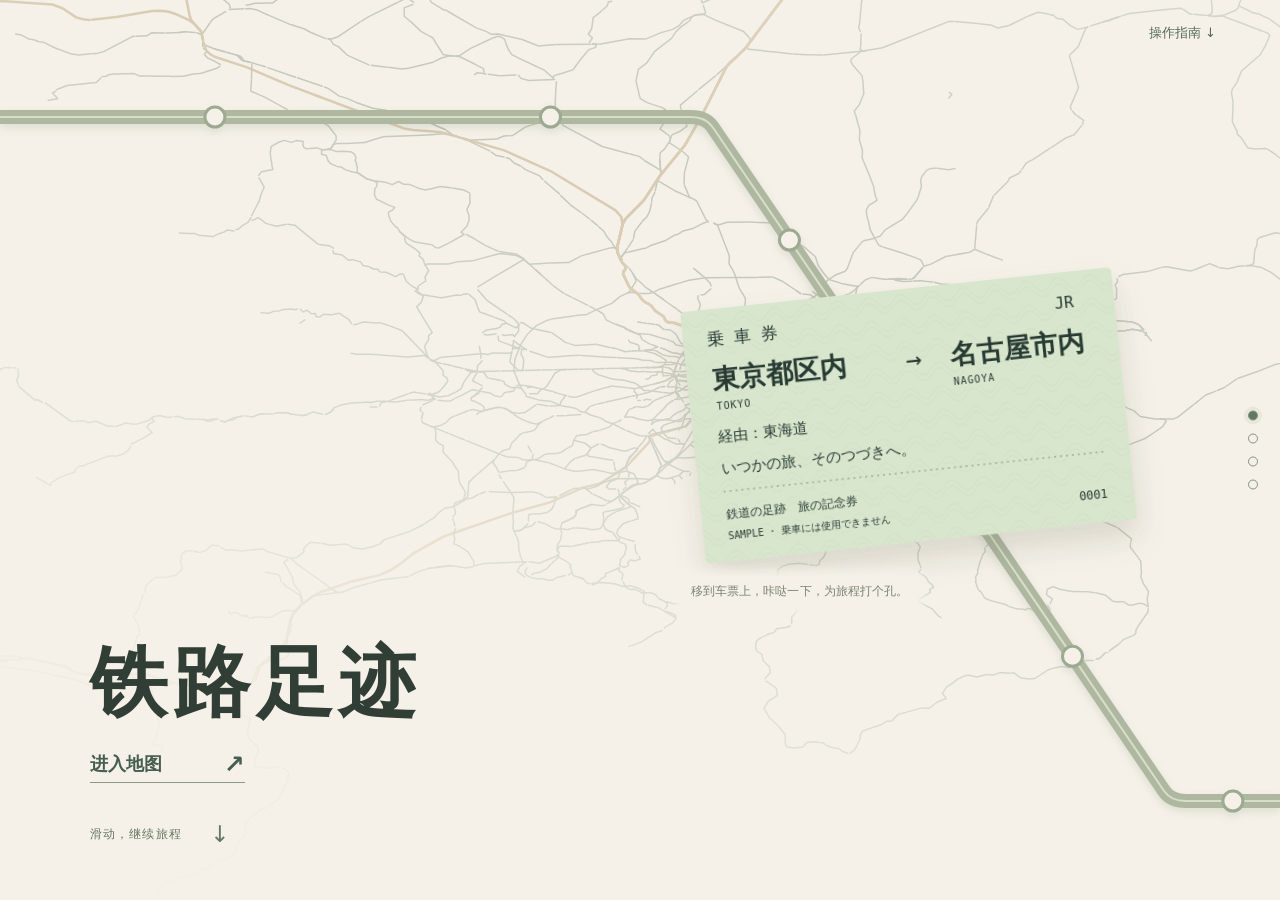
<file: index.html>
<!doctype html><html lang="zh-CN"><head><meta http-equiv="Content-Security-Policy" content="default-src 'self'; script-src 'self'; style-src 'self' 'unsafe-inline'; img-src 'self' data: blob:; connect-src 'self'; object-src 'none'; base-uri 'self'; form-action 'none'"><meta name="referrer" content="strict-origin-when-cross-origin"><meta charset="utf-8"><meta name="viewport" content="width=device-width,initial-scale=1"><meta name="description" content="点亮日本铁路旅程，收藏自己的铁路足迹与旅行荣誉。"><title>铁路足迹 · 留下你的日本铁路旅程</title><link rel="stylesheet" href="style.css"><link rel="stylesheet" href="honors.css"><link rel="stylesheet" href="guide.css"><link rel="stylesheet" href="polish.css"><link rel="stylesheet" href="cover.css?v=ee7c379cad2f"><link rel="stylesheet" href="pages.css?v=39eb17828d75"></head><body class="cover-page">
<a class="skip-cover" href="#instructions">跳至操作指南</a>
<header class="cover-nav"><a href="#instructions">操作指南 ↓</a></header>
<main><section class="cover page-panel" id="cover" aria-labelledby="cover-title">
<img class="regional-network" alt="" aria-hidden="true"><div class="cover-shade" aria-hidden="true"></div><svg class="plan-b-path" viewBox="0 0 1440 900" preserveAspectRatio="none" aria-hidden="true"><path class="ribbon" d="M-25 115H770Q800 115 815 143L1240 775Q1255 800 1290 800H1465"/><path class="shine" d="M-25 112H770Q800 112 815 140L1240 772Q1255 797 1290 797H1465"/><g class="plan-b-stations"><circle cx="200" cy="115" r="10"/><circle cx="490" cy="115" r="10"/><circle cx="875" cy="232" r="10"/><circle cx="1190" cy="701" r="10"/><circle cx="1380" cy="800" r="10"/></g></svg><div class="cover-copy"><h1 id="cover-title">铁路足迹</h1><a class="enter-map" href="map.html">进入地图 <span>↗</span></a></div>
<div class="ticket-scene">
<button class="souvenir-ticket" id="punch-ticket" aria-label="给纪念车票打孔" aria-describedby="ticket-hint">
<svg viewBox="0 0 440 258" role="img" aria-label="JR 纸质乘车券风格纪念票，东京至名古屋">
<defs><pattern id="ticket-pattern" width="32" height="24" patternUnits="userSpaceOnUse"><path d="M-8 12Q0 0 8 12T24 12T40 12M-8 18Q0 6 8 18T24 18T40 18" fill="none" stroke="#739c8620" stroke-width=".8"/></pattern><mask id="ticket-cut"><rect width="440" height="258" fill="white"/><g id="ticket-holes"></g></mask></defs>
<g mask="url(#ticket-cut)"><rect x="1" y="1" width="438" height="256" rx="5" fill="#d9e6ce"/><rect x="1" y="1" width="438" height="256" rx="5" fill="url(#ticket-pattern)"/>
<g fill="#283b33" font-family="'MS Gothic','Yu Gothic',monospace"><text x="25" y="37" font-size="17">乗 車 券</text><text x="398" y="37" font-size="16" text-anchor="end">JR</text><text x="26" y="82" font-size="27" font-weight="700" id="ticket-from">東京都区内</text><text x="223" y="82" font-size="27">→</text><text x="268" y="82" font-size="27" font-weight="700" id="ticket-to">名古屋市内</text><text x="28" y="103" font-size="10" letter-spacing="1" id="ticket-from-en">TOKYO</text><text x="269" y="103" font-size="10" letter-spacing="1" id="ticket-to-en">NAGOYA</text><text x="26" y="136" font-size="15" id="ticket-via">経由：東海道</text><text x="26" y="168" font-size="15">いつかの旅、そのつづきへ。</text><path d="M26 186H414" stroke="#7c9278" stroke-dasharray="2 4"/><text x="26" y="213" font-size="12">鉄道の足跡　旅の記念券</text><text x="26" y="235" font-size="10">SAMPLE · 乗車には使用できません</text><text x="412" y="233" text-anchor="end" font-size="12">0001</text></g></g><g id="punch-rims" fill="none" stroke="#53604b" stroke-width="2.5"></g></svg></button>
<p id="ticket-hint">移到车票上，咔哒一下，为旅程打个孔。</p><span id="punch-status" class="sr-only" role="status" aria-live="polite"></span><button id="reset-ticket" class="reset-ticket" hidden>换一张车票 ↺</button></div>
<a class="scroll-guide" href="#instructions"><span>滑动，继续旅程</span><b>↓</b></a>
</section><section class="page-panel" id="instructions" aria-label="操作指南"><div class="page-content"><section class="intro"><span class="eyebrow">A LITTLE GUIDE TO YOUR NEXT JOURNEY</span><h2>把风景留在心里，<br>把旅程留在地图上。</h2><p>从第一次出发，到再一次重逢。<br>点亮走过的铁道，收藏属于你的旅行成绩单。</p></section><section class="steps-section" aria-labelledby="steps-title"><div class="section-heading"><span>01 / START YOUR JOURNEY</span><h2 id="steps-title">三步，留下一段足迹</h2></div><div class="steps">
<article><div class="diagram"><svg viewBox="0 0 320 165" role="img" aria-label="点击地图上的线路示意"><path d="M15 135L85 103 136 114 213 53 304 29M15 34L100 65 146 31 244 99 305 91" fill="none" stroke="#d4d1c4" stroke-width="3"/><path d="M24 155L103 101 155 97 203 63 276 13" fill="none" stroke="#55766b" stroke-width="6"/><g fill="#fffdf8" stroke="#55766b" stroke-width="2"><circle cx="103" cy="101" r="6"/><circle cx="203" cy="63" r="6"/></g><circle cx="155" cy="97" r="20" fill="#c5a05a20" stroke="#b79755" stroke-dasharray="3 4"/><path d="M157 95l5 25 6-9 11-3z" fill="#3d5146" stroke="#fffdf8" stroke-width="2"/></svg></div><span class="step-number">01</span><h3>找到那条线</h3><p>点击地图上的线路。线路挤在一起？从弹出的列表里选它。想换一条，也可以在卡片里查找。</p></article>
<article><div class="diagram station-demo"><span>上车站</span><div>東京 <b>⌕</b></div><span>下车站</span><div>名古屋 <b>⌕</b></div></div><span class="step-number">02</span><h3>选好起点和终点</h3><p>在小卡片里输入站名，选上车站和下车站。地图上的橙色线段，就是这次准备添加的旅程。</p></article>
<article><div class="diagram"><svg viewBox="0 0 320 165" role="img" aria-label="多个不连续区间可以分别点亮"><path d="M35 83H285" stroke="#d4d1c4" stroke-width="4"/><path d="M35 83H135M235 83H285" stroke="#bd9551" stroke-width="6"/><g fill="#fffdf8" stroke="#bd9551" stroke-width="2"><circle cx="35" cy="83" r="6"/><circle cx="85" cy="83" r="6"/><circle cx="135" cy="83" r="6"/><circle cx="235" cy="83" r="6"/><circle cx="285" cy="83" r="6"/></g><circle cx="185" cy="83" r="5" fill="#fffdf8" stroke="#b9b8ae" stroke-width="2"/><g fill="#7d806f" font-size="13" text-anchor="middle"><text x="35" y="115">A</text><text x="85" y="115">B</text><text x="135" y="115">C</text><text x="185" y="115">D</text><text x="235" y="115">E</text><text x="285" y="115">F</text></g><text x="160" y="43" text-anchor="middle" fill="#8f7746" font-size="13">A—C ＋ E—F</text></svg></div><span class="step-number">03</span><h3>点亮，再加下一段</h3><p>点击“添加这段”，已乘线路变成金色。同一条线坐过好几段？分别添加就好，重叠区间不会重复累计。</p></article>
</div></section>
</div></section><section class="page-panel" id="memories" aria-label="收藏旅程"><div class="page-content"><div class="page-heading"><span>02 / MEMORIES</span><h2>把旅程，留在身边。</h2></div><section class="tips"><article><div class="story-visual score-visual" role="img" aria-label="示例旅行成绩单：全国覆盖率18.6%，列岛探索者徽章，金色已乘线路"><div class="score-heading">MY RAILWAY MEMORIES <span>示例</span></div><div class="score-layout"><div><small>全国覆盖率</small><strong>18.60<span>%</span></strong><div class="score-honor"><span id="sample-medal" class="rank-medal" aria-hidden="true"></span><b>列岛探索者</b></div></div><svg viewBox="0 0 160 150" aria-hidden="true"><path d="M143 12l-20 19 5 15-22 9-6 26-25 8-13 22-21-1-18 21-16 4M106 55l18 10M75 89l8 18M41 110l-6-19" fill="none" stroke="#c9cbbc" stroke-width="5"/><path d="M100 81L75 89 62 111 41 110 23 131" fill="none" stroke="#b79553" stroke-width="6"/><g fill="#fbf8f0" stroke="#b79553" stroke-width="2"><circle cx="100" cy="81" r="4"/><circle cx="62" cy="111" r="4"/><circle cx="23" cy="131" r="4"/></g></svg></div><div class="score-footer">把这一程，分享给下一位同行的人。 ↗</div></div><h3>你的旅行成绩单</h3><p>打开“我的足迹”，查看全国覆盖率、六区进度与荣誉。再用“导出截图”选择全图、当前视野或自由框选，带上徽章，把旅程晒出来。</p></article>
<article><div class="story-visual backup-visual" role="img" aria-label="导出截图窗口示意：足迹备份位于生成预览下方，包含下载足迹文件和上传足迹文件两个按钮"><div class="mini-dialog"><div class="mini-kicker">A JOURNEY TO KEEP <span>×</span></div><strong>把旅程收藏成一张图</strong><div class="mini-range">截图范围 <div>日本全图 <span>⌄</span></div></div><div class="mini-check">☑ 显示覆盖率与荣誉称号</div><div class="mini-actions"><span>生成预览</span><span>下载 PNG</span></div><div class="mini-backup"><b>足迹备份</b><small>保存已乘线路与区间，换个设备也能续写旅程。</small><div><span>↓ 下载足迹文件</span><span>↑ 上传足迹文件</span></div></div></div></div><h3>记录，记得带走</h3><p>足迹保存在当前浏览器。打开“导出截图”，在“足迹备份”中下载足迹文件；换设备后上传文件，确认合并，就能接着记录。截图用来分享，足迹文件用来恢复。</p></article></section></div></section><section class="page-panel" id="honors" aria-label="荣誉与资料"><div class="page-content"><section class="honors-section"><div class="section-heading"><span>02 / COLLECT YOUR HONORS</span><h2>旅程越多，徽章越闪</h2><p>从第一段旅程，到全线踏破。综合称号随全国覆盖率升级，每一级都有自己的金属徽章。</p></div><div id="honor-grid"></div><div class="extra-rules"><article><span class="small-label">REGIONAL HONORS</span><h3>六区踏破，逐个收藏</h3><p>北海道、东日本、东海、西日本、四国、九州。任一区域的 JR 铁路踏破率<strong>超过85%</strong>，即可获得“XX踏破”。</p><div class="example-badges"><span>北海道踏破</span><span>四国踏破</span></div></article><article><span class="small-label">OFF THE BEATEN TRACK</span><h3>去人少的地方，听铁轨的声音</h3><p>在<strong>至少3条</strong>秘境线路的指定区间留下乘车记录，获得“秘境铁路探险家”。同一线路只计一次。</p><div class="example-badges"><span>秘境铁路探险家</span></div></article></div><p class="honor-note">综合称号、区域踏破与秘境荣誉可以同时拥有。增删足迹后，进度和荣誉会同步更新。</p><details class="secret-guide"><summary>哪些区间可以解锁秘境荣誉？</summary><ul id="guide-secret-lines"></ul></details></section>
<details class="credits"><summary>数据来源</summary><footer><div class="section-heading"><span>03 / CREDITS</span><h2>数据来源</h2></div><p>铁路与车站：<a href="https://nlftp.mlit.go.jp/ksj/gml/datalist/KsjTmplt-N02-2025.html">日本国土交通省 · 国土数值信息 N02-25</a>，CC BY 4.0，已加工。陆地轮廓：<a href="https://www.naturalearthdata.com/">Natural Earth</a>，Public Domain。</p><p>秘境线路参考：<a href="https://www.jrhokkaido.co.jp/corporate/region/pdf/jyoukyou/transition.pdf">JR北海道</a>、<a href="https://www.jreast.co.jp/press/2025/20251027_ho01.pdf">JR东日本</a>、<a href="https://www.jr-shikoku.co.jp/04_company/disclose/pdf/average/2024.pdf">JR四国</a>公布的利用情况资料。</p><a class="back-map" href="map.html">继续我的旅程 ↗</a></footer></details></div></section></main><script src="secret-lines.js"></script><script src="honors.js"></script><script src="guide.js"></script><script src="cover.js?v=6e93a46912f5"></script><nav class="page-dots" aria-label="封面分页"><button aria-label="第1页：封面" aria-current="page"></button><button aria-label="第2页：操作指南"></button><button aria-label="第3页：收藏旅程"></button><button aria-label="第4页：荣誉与资料"></button></nav><script src="pages.js?v=1811332eee96"></script></body></html>
</file>
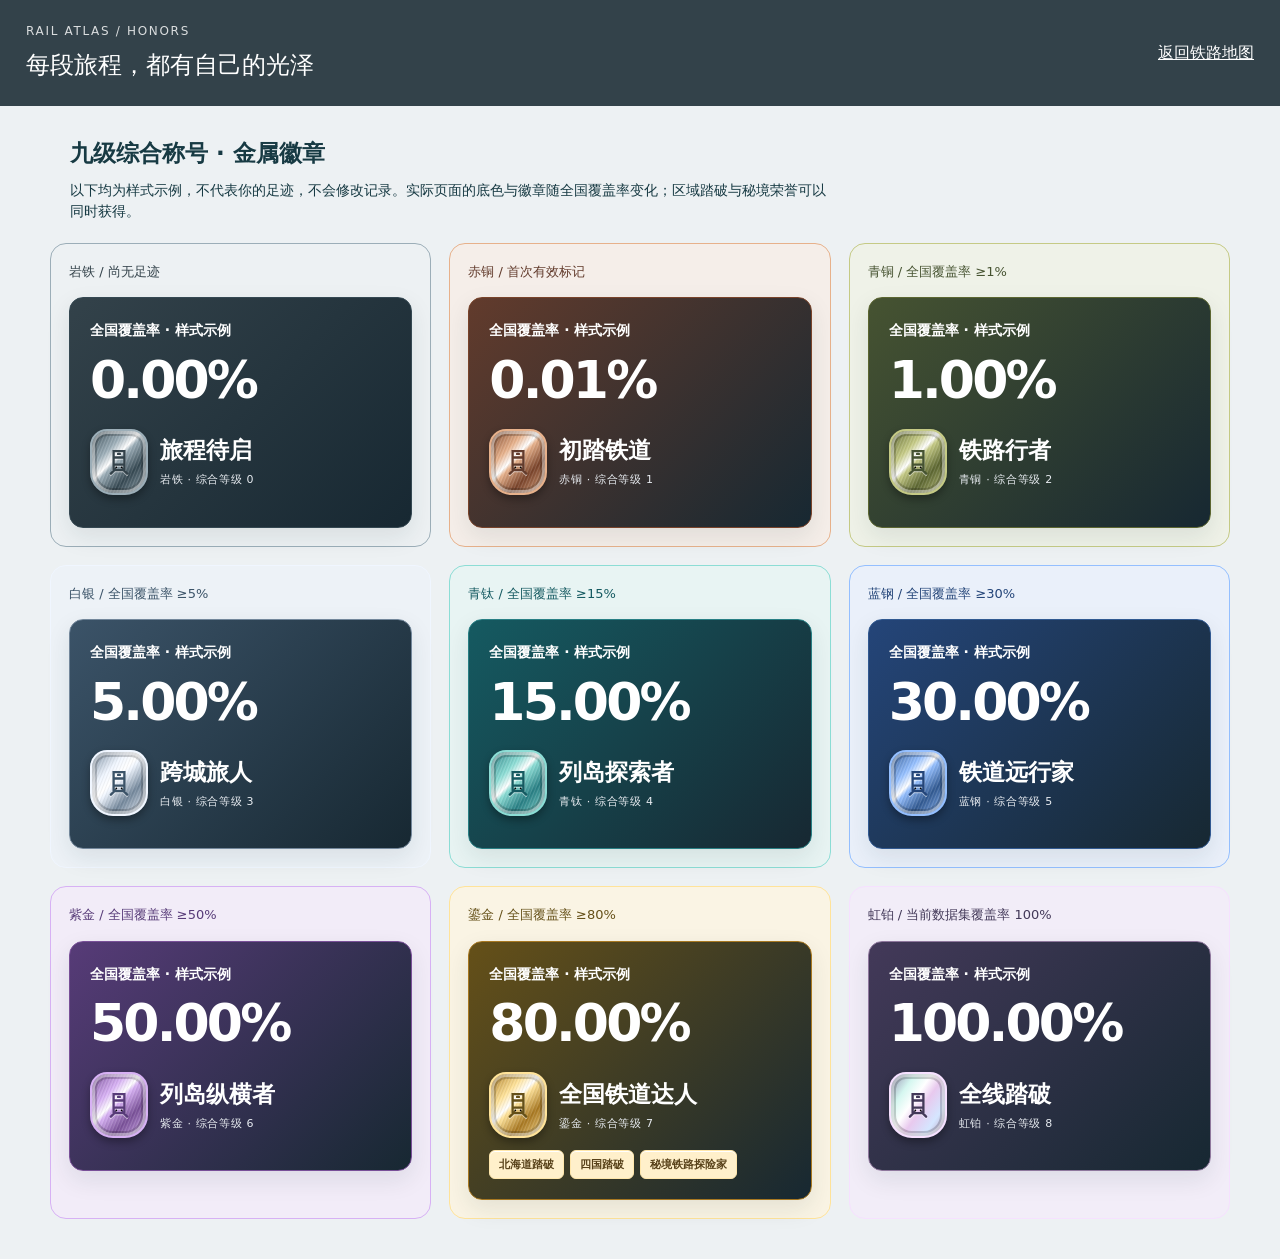
<file: honors-preview.html>
<!doctype html><html lang="zh-CN"><head><meta http-equiv="Content-Security-Policy" content="default-src 'self'; script-src 'self'; style-src 'self' 'unsafe-inline'; img-src 'self' data: blob:; connect-src 'self'; object-src 'none'; base-uri 'self'; form-action 'none'"><meta name="referrer" content="strict-origin-when-cross-origin"><meta charset="utf-8"><meta name="viewport" content="width=device-width,initial-scale=1"><title>铁路荣誉 · 配色与徽章审核</title><link rel="stylesheet" href="style.css"><link rel="stylesheet" href="honors.css"><link rel="stylesheet" href="honors-preview.css"></head><body><header><div><span class="brand">RAIL ATLAS / HONORS</span><h1>每段旅程，都有自己的光泽</h1></div><a href="index.html">返回铁路地图</a></header><div class="gallery-intro"><h2>九级综合称号 · 金属徽章</h2><p>以下均为样式示例，不代表你的足迹，不会修改记录。实际页面的底色与徽章随全国覆盖率变化；区域踏破与秘境荣誉可以同时获得。</p></div><div id="gallery"></div><script src="honors.js"></script><script src="honors-preview.js"></script></body></html>
</file>
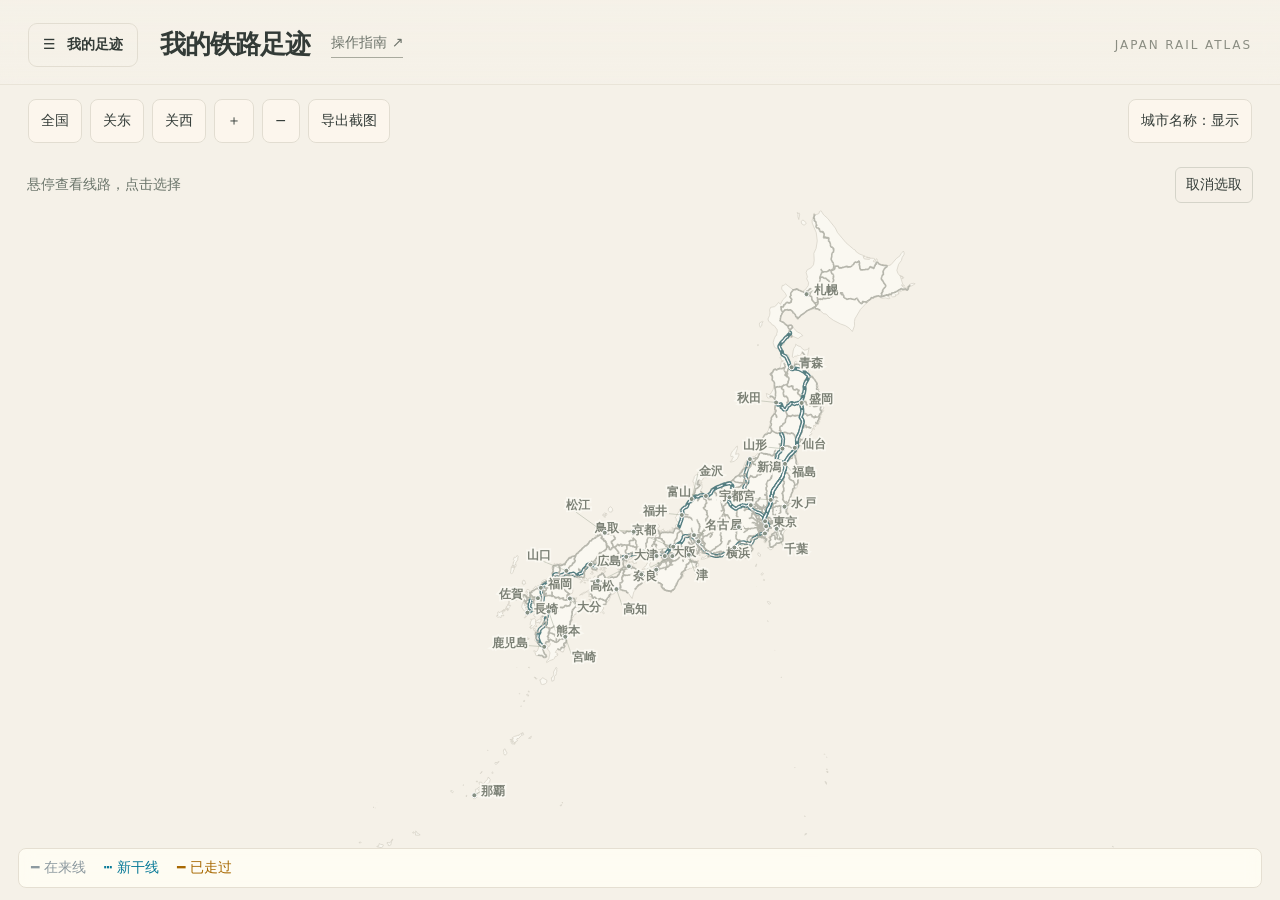
<file: map.html>
<!doctype html><html lang="zh-CN"><head><meta http-equiv="Content-Security-Policy" content="default-src 'self'; script-src 'self'; style-src 'self' 'unsafe-inline'; img-src 'self' data: blob:; connect-src 'self'; object-src 'none'; base-uri 'self'; form-action 'none'"><meta name="referrer" content="strict-origin-when-cross-origin"><meta charset="utf-8"><meta name="viewport" content="width=device-width,initial-scale=1"><meta name="description" content="探索日本全国铁路，记录走过的线路与区间，查看覆盖率和旅行称号。"><title>日本铁路足迹 · Rail Atlas</title><link rel="icon" type="image/svg+xml" href="data:image/svg+xml,%3Csvg xmlns='http://www.w3.org/2000/svg' viewBox='0 0 32 32'%3E%3Crect width='32' height='32' rx='6' fill='%23113f49'/%3E%3Cpath d='M10 4v24M22 4v24M10 10h12M10 18h12M10 26h12' stroke='%23f6b84a' stroke-width='3'/%3E%3C/svg%3E"><link rel="stylesheet" href="style.css"><link rel="stylesheet" href="honors.css"><link rel="stylesheet" href="drawer.css"><link rel="stylesheet" href="atelier.css"><link rel="stylesheet" href="export.css"><link rel="stylesheet" href="polish.css"><link rel="stylesheet" href="data-loader.css?v=8c840550cd5f"></head><body><section id="data-loading" role="status" aria-live="polite"><p id="data-load-message">正在展开全国铁路…</p><button id="data-load-retry" hidden>重新加载</button></section>
<header class="atlas-header"><button id="toggle-sidebar" class="drawer-toggle" aria-controls="sidebar" aria-expanded="false"><span aria-hidden="true">☰</span> 我的足迹</button><h1>我的铁路足迹</h1><a class="guide-link" href="guide.html">操作指南 <span aria-hidden="true">↗</span></a><span class="header-signature">JAPAN RAIL ATLAS</span></header>
<main><aside id="sidebar" aria-label="我的足迹" hidden><div class="drawer-heading"><h2>我的足迹</h2><button id="close-sidebar" aria-label="收起侧边栏">×</button></div><section class="stats"><span>全国覆盖率</span><strong id="ratio">0.00%</strong><progress id="progress" max="100" value="0"></progress><p id="distance">正在载入铁路数据…</p><div class="rank-heading"><span id="rank-medal" class="rank-medal" aria-hidden="true"></span><div><div class="award" id="title">旅程待启</div><small id="rank-metal"></small></div></div><div id="extra-honors" aria-live="polite"></div><p id="next-title"></p></section>
<section class="regional"><h3>JR 六区踏破</h3><div id="region-progress"></div><p id="secret-progress"></p></section></aside>
<section class="map-area"><nav aria-label="地图控制"><button data-view="all">全国</button><button data-view="tokyo">关东</button><button data-view="kansai">关西</button><button id="plus" aria-label="放大">＋</button><button id="minus" aria-label="缩小">−</button><button id="open-export">导出截图</button><button id="toggle-cities" aria-pressed="true">城市名称：显示</button></nav><div id="mapwrap"><div id="asset-status" role="status" aria-live="polite" hidden><span></span><button id="retry-assets" hidden>重试</button></div><svg id="map" role="img" aria-label="日本铁路地图，可拖动缩放、点击线路"></svg><div id="nearby" hidden></div><section id="line-card" class="line-card" role="dialog" aria-modal="false" aria-labelledby="line-name" hidden><div class="card-heading"><div><span class="eyebrow">YOUR NEXT MEMORY</span><h2 id="line-name"></h2><p id="line-info"></p></div><button id="close-card" aria-label="关闭线路卡片">×</button></div><div class="card-body"><p id="notice" role="status" aria-live="polite"></p><section class="journey"><h3>添加已乘区间</h3><label for="board">上车站</label><input id="board" type="search" list="board-stations" placeholder="输入站名查找或选择" autocomplete="off"><datalist id="board-stations"></datalist><label for="alight">下车站</label><input id="alight" type="search" list="alight-stations" placeholder="输入站名查找或选择" autocomplete="off"><datalist id="alight-stations"></datalist><p id="journey-info" role="status"></p><div class="actions"><button id="mark-journey" class="primary" disabled>＋ 添加这段</button><button id="remove-journey">清空选择</button></div><div class="actions whole-line-actions"><button id="fit">定位这条线</button><button class="primary" id="mark-line">标记整线</button><button id="unmark-line">取消标记整线</button></div><div id="journey-list" aria-live="polite"></div></section><details class="switch-line"><summary>查找其他线路</summary><label for="search">查找线路或运营商</label><input id="search" type="search" placeholder="例如 山手、近畿、東海道"><label for="choice">线路</label><select id="choice"></select><p id="search-count" class="muted"></p></details><details class="more-actions"><summary>更多操作</summary><p id="line-progress"></p><label class="check"><input type="checkbox" id="section-mode">在地图上选择区间</label><label for="section-choice">选择区间</label><select id="section-choice"><option value="">请选择区间</option></select><section id="section-panel" hidden><h3 id="section-name"></h3><p id="section-info"></p><button id="mark-section">标记这个区间</button></section><details><summary>沿线车站</summary><p id="stations"></p></details>
</details></div></section><div class="hoverbar"><span id="hover" role="status">悬停查看线路，点击选择</span><button id="clear-selection">取消选取</button></div><div class="legend"><span>━ 在来线</span><span>┅ 新干线</span><span class="gold">━ 已走过</span></div></div></section></main>
<dialog id="export-dialog" aria-labelledby="export-heading"><div class="export-heading"><div><span class="eyebrow">A JOURNEY TO KEEP</span><h2 id="export-heading">把旅程收藏成一张图</h2></div><button id="close-export" aria-label="关闭截图导出">×</button></div><label for="export-range">截图范围</label><select id="export-range"><option value="national">日本全图</option><option value="current">当前地图范围</option><option value="custom">自定义框选</option></select><button id="choose-crop" hidden>在地图上框选</button><p id="crop-summary"></p><label class="check"><input type="checkbox" id="include-honors" checked>显示覆盖率与荣誉称号</label><div class="actions"><button id="render-export" class="primary">生成预览</button><button id="download-export" disabled>下载 PNG</button></div><p id="export-status" role="status" aria-live="polite"></p><img id="export-preview" alt="铁路足迹截图预览" hidden><section class="backup"><h3>足迹备份</h3><p class="backup-help">保存已乘线路与区间，换个设备也能续写旅程。</p><div class="actions"><button id="export">下载足迹文件</button><button id="import">上传足迹文件</button></div><input id="file" type="file" accept=".json,application/json" hidden><div id="import-preview" hidden><p id="import-info"></p><button id="apply-import" class="primary">合并导入</button><button id="cancel-import">取消</button></div><p id="backup-status" role="status" aria-live="polite"></p></section></dialog><noscript>请启用JavaScript以使用地图与足迹功能。</noscript><script src="d3.min.js"></script><script src="journey.js"></script><script src="cities.js"></script><script src="secret-lines.js"></script><script src="honors.js"></script><script src="picking.js"></script><script src="data-loader.js?v=d3875a688d67"></script></body></html>
</file>
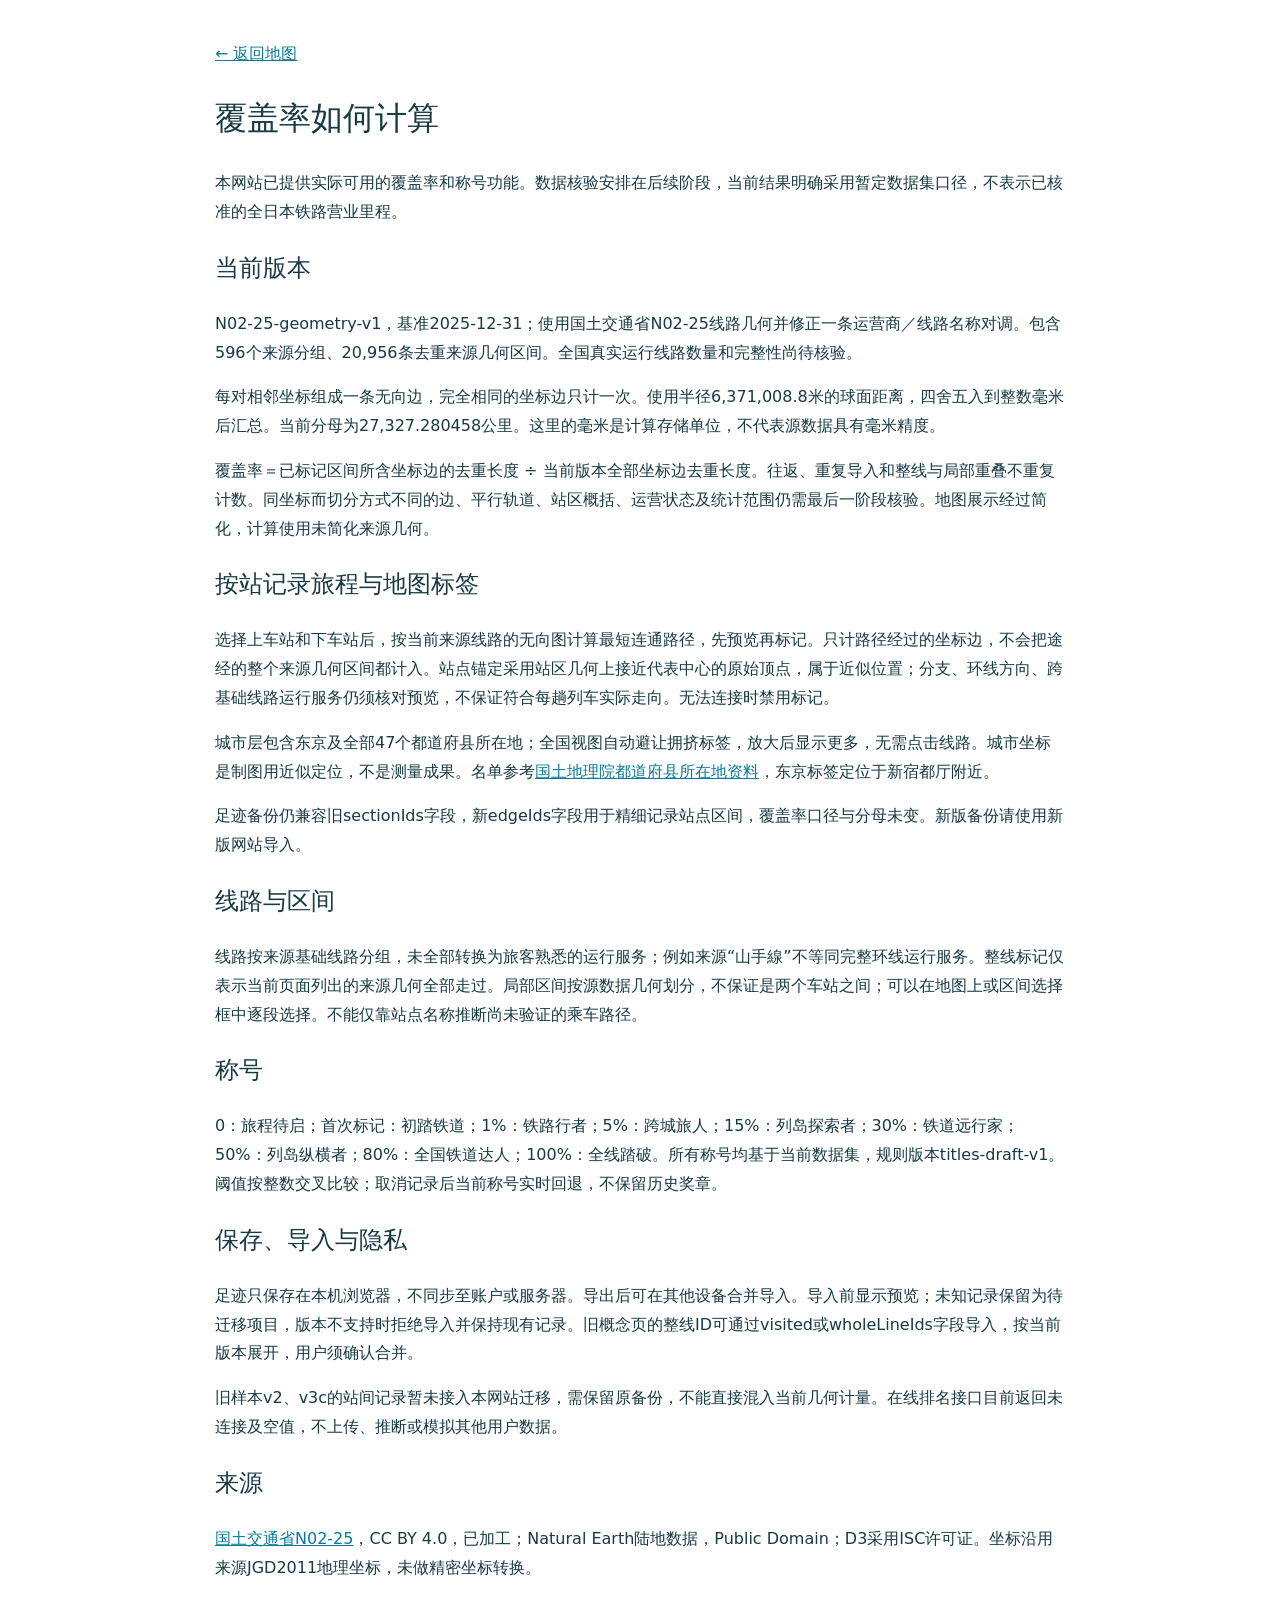
<file: methodology.html>
<!doctype html><html lang="zh-CN"><meta charset="utf-8"><meta name="viewport" content="width=device-width,initial-scale=1"><title>铁路足迹统计说明</title><style>body{max-width:850px;margin:40px auto;padding:0 20px;color:#173a43;font:16px/1.8 system-ui}a{color:#087a98}h1,h2{font-weight:500}</style><a href="/">← 返回地图</a><h1>覆盖率如何计算</h1><p>本网站已提供实际可用的覆盖率和称号功能。数据核验安排在后续阶段，当前结果明确采用暂定数据集口径，不表示已核准的全日本铁路营业里程。</p><h2>当前版本</h2><p>N02-25-geometry-v1，基准2025-12-31；使用国土交通省N02-25线路几何并修正一条运营商／线路名称对调。包含596个来源分组、20,956条去重来源几何区间。全国真实运行线路数量和完整性尚待核验。</p><p>每对相邻坐标组成一条无向边，完全相同的坐标边只计一次。使用半径6,371,008.8米的球面距离，四舍五入到整数毫米后汇总。当前分母为27,327.280458公里。这里的毫米是计算存储单位，不代表源数据具有毫米精度。</p><p>覆盖率＝已标记区间所含坐标边的去重长度 ÷ 当前版本全部坐标边去重长度。往返、重复导入和整线与局部重叠不重复计数。同坐标而切分方式不同的边、平行轨道、站区概括、运营状态及统计范围仍需最后一阶段核验。地图展示经过简化，计算使用未简化来源几何。</p><h2>按站记录旅程与地图标签</h2><p>选择上车站和下车站后，按当前来源线路的无向图计算最短连通路径，先预览再标记。只计路径经过的坐标边，不会把途经的整个来源几何区间都计入。站点锚定采用站区几何上接近代表中心的原始顶点，属于近似位置；分支、环线方向、跨基础线路运行服务仍须核对预览，不保证符合每趟列车实际走向。无法连接时禁用标记。</p><p>城市层包含东京及全部47个都道府县所在地；全国视图自动避让拥挤标签，放大后显示更多，无需点击线路。城市坐标是制图用近似定位，不是测量成果。名单参考<a href="https://web1.gsi.go.jp/CHIRIKYOUIKU/todofuken.html">国土地理院都道府县所在地资料</a>，东京标签定位于新宿都厅附近。</p><p>足迹备份仍兼容旧sectionIds字段，新edgeIds字段用于精细记录站点区间，覆盖率口径与分母未变。新版备份请使用新版网站导入。</p><h2>线路与区间</h2><p>线路按来源基础线路分组，未全部转换为旅客熟悉的运行服务；例如来源“山手線”不等同完整环线运行服务。整线标记仅表示当前页面列出的来源几何全部走过。局部区间按源数据几何划分，不保证是两个车站之间；可以在地图上或区间选择框中逐段选择。不能仅靠站点名称推断尚未验证的乘车路径。</p><h2>称号</h2><p>0：旅程待启；首次标记：初踏铁道；1%：铁路行者；5%：跨城旅人；15%：列岛探索者；30%：铁道远行家；50%：列岛纵横者；80%：全国铁道达人；100%：全线踏破。所有称号均基于当前数据集，规则版本titles-draft-v1。阈值按整数交叉比较；取消记录后当前称号实时回退，不保留历史奖章。</p><h2>保存、导入与隐私</h2><p>足迹只保存在本机浏览器，不同步至账户或服务器。导出后可在其他设备合并导入。导入前显示预览；未知记录保留为待迁移项目，版本不支持时拒绝导入并保持现有记录。旧概念页的整线ID可通过visited或wholeLineIds字段导入，按当前版本展开，用户须确认合并。</p><p>旧样本v2、v3c的站间记录暂未接入本网站迁移，需保留原备份，不能直接混入当前几何计量。在线排名接口目前返回未连接及空值，不上传、推断或模拟其他用户数据。</p><h2>来源</h2><p><a href="https://nlftp.mlit.go.jp/ksj/gml/datalist/KsjTmplt-N02-2025.html">国土交通省N02-25</a>，CC BY 4.0，已加工；Natural Earth陆地数据，Public Domain；D3采用ISC许可证。坐标沿用来源JGD2011地理坐标，未做精密坐标转换。</p></html>
</file>
<file: style.css>
[hidden]{display:none!important}*{box-sizing:border-box}body{margin:0;color:#173a43;background:#edf3f4;font:16px/1.55 system-ui,"Microsoft YaHei",sans-serif}header{padding:18px 26px;background:#103d49;color:white;display:flex;align-items:center;justify-content:space-between;gap:16px}h1{font-size:24px;font-weight:500;margin:4px 0}.brand{font-size:12px;letter-spacing:.14em;color:#c5dbde}.edition{font-size:14px;color:#c5dbde}main{display:grid;grid-template-columns:340px minmax(0,1fr)}aside{background:white;padding:22px;max-height:calc(100dvh - 145px);overflow:auto}h2{font-size:23px;margin:14px 0 4px}h3{font-size:17px}p{margin:8px 0;font-size:14px}label{display:block;font-size:14px;margin:14px 0 5px}select,input[type=search]{width:100%;font:inherit;padding:10px;border:1px solid #b8cbd0;border-radius:6px;background:white;color:inherit}button{font:inherit;font-size:14px;padding:10px 12px;cursor:pointer;border:1px solid #b8cbd0;border-radius:6px;background:white;color:#173a43}button:hover{background:#edf6f7}button:focus-visible,input:focus-visible,select:focus-visible{outline:3px solid #dd9c2e;outline-offset:2px}button:disabled{opacity:.45;cursor:default}.primary{background:#126a7b;color:white}.primary:hover{background:#0e5260}.actions{display:flex;flex-wrap:wrap;gap:7px}.stats{padding-bottom:20px;border-bottom:1px solid #d4e0e3;margin-bottom:20px}.stats>span{font-size:14px}.stats strong{display:block;font-size:46px;font-weight:500;letter-spacing:-.04em}.stats progress{display:block;width:100%;height:8px;accent-color:#b97a0c}.award{display:inline-block;background:#fff1d2;color:#6c4600;padding:5px 13px;margin:12px 0 0;border-radius:20px;font-weight:600}.muted,details{color:#526b73;font-size:14px}details{margin:14px 0}summary{cursor:pointer}.check{display:flex;align-items:center;gap:8px}.check input{width:18px;height:18px}#section-panel{border-left:3px solid #d4992b;padding-left:12px}.backup{border-top:1px solid #d4e0e3;margin-top:20px}#notice{color:#914300;overflow-wrap:anywhere}.map-area{min-width:0;background:#dfedf1;position:relative}.map-area nav{display:flex;gap:7px;padding:12px;flex-wrap:wrap}#mapwrap{height:calc(100dvh - 200px);min-height:470px;position:relative;overflow:hidden}svg{width:100%;height:100%;touch-action:none}#hover{position:absolute;top:5px;left:18px;right:18px;background:#fffffff0;padding:9px 12px;border-radius:6px;font-size:14px;pointer-events:none}.legend{position:absolute;bottom:12px;left:18px;right:18px;display:flex;gap:18px;background:#fffffff0;padding:8px 12px;font-size:14px;pointer-events:none}.gold{color:#a76800}.land{fill:#f6f8f4;stroke:#c0d2d1;stroke-width:.7}.route{fill:none;stroke:#527f84;stroke-width:1.3;vector-effect:non-scaling-stroke;pointer-events:none}.fast{stroke:#087a98;stroke-width:4}.core{fill:none;stroke:white;stroke-width:1.1;stroke-dasharray:5 4;vector-effect:non-scaling-stroke;pointer-events:none}.selected{fill:none;stroke:#046f87;stroke-width:4;vector-effect:non-scaling-stroke;pointer-events:none}.travel{fill:none;stroke:#d69a28;stroke-width:5;vector-effect:non-scaling-stroke;pointer-events:none}.hit,.section-hit{fill:none;stroke:transparent;stroke-width:12;vector-effect:non-scaling-stroke;cursor:pointer}.section-hit:hover{stroke:#e76a39;stroke-width:5}.station{fill:white;stroke:#126a7b;stroke-width:1.5}.station-label{font-size:12px;fill:#173a43;stroke:#f6f8f4;stroke-width:3;paint-order:stroke;pointer-events:none}footer{padding:12px 24px;font-size:12px}a{color:#086d85}#import-preview{background:#edf6f7;padding:10px;margin-top:10px}@media(max-width:760px){header{padding:14px;display:block}.edition{display:block}main{display:flex;flex-direction:column}.map-area{order:-1}#mapwrap{height:52dvh;min-height:330px}aside{max-height:none;padding:18px}.stats strong{font-size:38px}footer{padding:12px 18px}.legend{gap:10px;font-size:12px}}

/* Journey-focused release */
.route:not(.fast){stroke:#a9b1b6;stroke-width:1.6}.hit{stroke-width:24}.stats{background:linear-gradient(135deg,#103d49,#146376);color:#fff;padding:22px;border-radius:14px}.stats strong{font-size:64px;font-weight:850;line-height:1.15;letter-spacing:-.055em;margin:8px 0}.stats .award{font-size:26px;font-weight:850;background:#ffd16a;color:#493000;padding:8px 18px;border-radius:8px}.stats p,.stats details{color:#deedf0}.stats>span{font-weight:600}.stats details{font-size:13px}.journey{padding:15px 0;border-bottom:1px solid #d4e0e3;margin-bottom:16px}.journey h3{margin:4px 0}.journey-preview{fill:none;stroke:#ef7739;stroke-width:6;vector-effect:non-scaling-stroke;pointer-events:none}.city-layer{pointer-events:none}.city-label{font:600 12px system-ui;fill:#4a535a;stroke:#fff;stroke-width:3.5;paint-order:stroke}.city-dot{fill:#596d77;stroke:white;stroke-width:1}.city-leader{stroke:#758c97;stroke-width:.7;opacity:.65}#nearby{position:absolute;z-index:4;top:52px;left:18px;max-width:360px;max-height:270px;overflow:auto;padding:12px;background:#fff;border:1px solid #a8c0c8;border-radius:8px;box-shadow:0 5px 20px #173a4328}#nearby button{display:block;width:100%;text-align:left;margin:4px 0}#nearby p{margin:0 0 5px}.stats progress{margin:12px 0}@media(max-width:760px){.stats strong{font-size:58px}.stats .award{font-size:26px}} 

.legend span:first-child{color:#8c999f}.legend span:nth-child(2){color:#087a98}

#toggle-cities{margin-left:auto;white-space:nowrap}#toggle-cities[aria-pressed="false"]{background:#edf3f4;color:#60747b}.trip-row{padding:10px 0;border-bottom:1px solid #d4e0e3;display:flex;align-items:center;gap:8px}.trip-row .trip-preview{flex:1;text-align:left;border:0;background:#edf6f7}.trip-row .trip-remove{color:#8f3d1f}.trip-row small{display:block;font-size:12px}.trip-empty{color:#63777e;font-size:14px}#journey-list h4{margin:18px 0 5px;font-size:15px}

.hoverbar{position:absolute;top:5px;left:18px;right:18px;display:flex;align-items:center;gap:10px;background:#fffffff0;border-radius:6px;padding:6px 9px}.hoverbar #hover{position:static;flex:1;padding:0;background:none;min-width:0}.hoverbar button{flex-shrink:0;padding:6px 10px}input:disabled{opacity:.5}
</file>
<file: honors.css>
body{--rank-dark:#33424a;--rank-page:#edf1f3;--rank-light:#9caeb8;--rank-shade:#354852;background:var(--rank-page)}
header{background:var(--rank-dark)}.brand,.edition{color:#fff;opacity:.82}.map-area{background:var(--rank-page)}aside{background:linear-gradient(var(--rank-page),#fff 850px)}
.stats{background:linear-gradient(135deg,var(--rank-dark),#172832);border:1px solid var(--rank-shade);box-shadow:0 9px 24px #18313a18}.stats .award{background:none;color:white;padding:0;margin:0;font-size:24px;line-height:1.35;border-radius:0}.rank-heading{display:flex;align-items:center;gap:12px;margin:18px 0 12px}.rank-heading>div{min-width:0}.rank-heading small{display:block;color:#e8ecf1;margin-top:5px;font-size:11px;letter-spacing:.06em}
.rank-medal{flex:0 0 58px;width:58px;height:66px;display:grid;place-items:center;position:relative;color:var(--rank-dark);border:2px solid var(--rank-light);border-radius:17px 17px 23px 23px;background:repeating-linear-gradient(112deg,#ffffff00 0px,#ffffff22 1px,#0000000d 2px,#ffffff00 3px),linear-gradient(135deg,var(--rank-shade) 0%,var(--rank-light) 30%,#fff 43%,var(--rank-light) 48%,var(--rank-shade) 70%,var(--rank-light) 100%);box-shadow:inset 0 0 0 3px #ffffff66,inset 0 0 0 5px #00000030,0 4px 8px #0005}.rank-medal svg{width:36px;height:36px;filter:drop-shadow(0 1px 0 #fff9)}[data-rank=complete] .rank-medal{background:linear-gradient(125deg,#938bad,#d5f7f0 25%,#fff 42%,#e8c9ee 56%,#d5e6ff 78%,#ba97b8)}
#extra-honors{display:flex;flex-wrap:wrap;gap:7px;margin:12px 0}.extra-honor{font-size:13px;font-weight:750;padding:5px 9px;border-radius:6px;border:1px solid #ffe7ac;background:#fff0cb;color:#584119;box-shadow:inset 0 1px #fff}.regional{border-bottom:1px solid #d4e0e3;padding-bottom:18px;margin-bottom:22px}.regional h3{margin:0 0 4px}.regional>p{font-size:12px;color:#536971}#region-progress{display:grid;grid-template-columns:repeat(2,minmax(0,1fr));gap:8px;margin:12px 0}.region-card{padding:10px 8px;border:1px solid #cbd7dc;background:#ffffffd9;border-radius:8px}.region-card>div{display:flex;justify-content:space-between;gap:3px;font-size:12px}.region-card b{color:var(--rank-dark);font-variant-numeric:tabular-nums}.region-card progress{display:block;width:100%;height:6px;margin:7px 0;accent-color:var(--rank-dark)}.region-card small{display:block;font-size:10px;color:#566971}.region-card.unlocked{border-color:#b68a34;background:#fff7df}#secret-progress{font-weight:700;color:var(--rank-dark);font-size:13px}#secret-lines{padding-left:20px;font-size:13px}.regional details{font-size:12px}.regional details p{font-size:12px}.rank-gallery-link{color:#edf5ff;font-size:12px}
</file>
<file: guide.css>
:root{--paper:#f5f1e8;--ink:#343c38;--muted:#767c73}*{box-sizing:border-box}body{background:var(--paper);color:var(--ink);font-family:Inter,"PingFang SC","Microsoft YaHei",system-ui,sans-serif;line-height:1.8}header{background:none;color:var(--ink);max-width:1160px;margin:auto;padding:26px 28px;border-bottom:1px solid #dcd8cc}.guide-brand{font-size:22px;font-weight:850;letter-spacing:-.04em;color:var(--ink);text-decoration:none}.back-map{color:#637562;font-size:14px;text-decoration:none;border-bottom:1px solid #a4ad9b;padding-bottom:3px}main{display:block;max-width:1104px;margin:0 auto;padding:0 28px}.intro{padding:78px 0 70px}.eyebrow,.section-heading>span,.small-label{font-size:11px;letter-spacing:.16em;color:#8a907d}.intro h1{font-size:clamp(38px,5.5vw,66px);font-weight:850;line-height:1.2;letter-spacing:-.055em;margin:22px 0}.intro p{font-size:17px;line-height:1.9;color:#747c6e}.start-link{display:inline-flex;gap:40px;padding:12px 20px;background:#526a59;color:#fffdf3;text-decoration:none;font-size:15px;border-radius:7px;margin-top:24px}.section-heading h2{font-size:29px;letter-spacing:-.04em;font-weight:750;margin:10px 0 16px}.section-heading p{font-size:16px;color:#7a8172;max-width:700px}.steps{display:grid;grid-template-columns:repeat(3,minmax(0,1fr));gap:26px}.steps article{min-width:0}.diagram{height:175px;background:#eeece0;border:1px solid #e0ddd0;border-radius:12px;overflow:hidden;margin:14px 0 21px}.diagram svg{width:100%;height:100%;touch-action:auto}.station-demo{padding:15px 22px}.station-demo>span{font-size:12px;color:#7d8573}.station-demo>div{font-size:14px;background:#fffdf6;border:1px solid #d6d9c9;padding:5px 12px;border-radius:5px;margin:2px 0 7px}.station-demo b{float:right;font-size:17px;color:#8b9680}.step-number{font-size:12px;letter-spacing:.1em;color:#a39675}.steps h3{font-size:20px;margin:6px 0;font-weight:700}.steps p{font-size:15px;line-height:1.85;color:#737c6d}.tips{display:grid;grid-template-columns:1fr 1fr;gap:45px;padding:34px 0;margin:42px 0 65px;border-top:1px solid #dcd8cc;border-bottom:1px solid #dcd8cc}.tips h3{font-size:17px;margin:0}.tips p{font-size:15px;color:#77806f}.honors-section{padding-bottom:45px}#honor-grid{display:grid;grid-template-columns:repeat(3,minmax(0,1fr));gap:12px;margin:28px 0}.honor-tile{padding:21px 17px;border:1px solid #dfdacd;border-radius:10px;background:#fffdf640;display:flex;gap:15px;align-items:center}.honor-tile h3{font-size:17px;line-height:1.3;margin:0 0 7px;font-weight:700}.honor-tile p{font-size:12px;line-height:1.5;color:#7f8577;margin:0}.honor-tile .rank-medal{width:46px;height:55px;flex-basis:46px}.honor-tile .rank-medal svg{width:30px;height:30px}.extra-rules{display:grid;grid-template-columns:1fr 1fr;gap:35px;margin-top:40px}.extra-rules h3{font-size:21px;margin:8px 0}.extra-rules p{font-size:15px;color:#77806f}.extra-rules strong{font-weight:750;color:#4c6050}.example-badges{display:flex;gap:8px;margin:17px 0}.example-badges span{font-size:13px;padding:5px 11px;background:#eee7d5;border:1px solid #d4c6a4;color:#806b44;border-radius:5px}.honor-note{color:#828777;font-size:13px;margin-top:26px}.secret-guide{border-top:1px solid #dcd8cc;padding-top:20px;font-size:14px}.secret-guide li{margin:12px 0;font-size:14px}.secret-guide small{display:block;color:#7b8274;font-size:13px}footer{border-top:1px solid #dcd8cc;padding:34px 0 60px}footer .section-heading h2{font-size:23px}footer p{font-size:13px;color:#8a8d80;line-height:1.9}footer a{color:#637562}footer>.back-map{display:inline-block;margin-top:20px}@media(max-width:800px){#honor-grid{grid-template-columns:repeat(2,minmax(0,1fr))}.steps{gap:16px}.steps h3{font-size:18px}.diagram{height:150px}.station-demo{padding:8px 16px}}@media(max-width:600px){header{display:flex;padding:18px 20px;gap:10px}.guide-brand{font-size:19px}main{padding:0 20px}.intro{padding:48px 0}.intro p{font-size:16px}.steps{grid-template-columns:1fr;gap:28px}.diagram{height:180px;max-width:360px}.station-demo{padding:14px 26px}.section-heading h2{font-size:25px}.tips,.extra-rules{grid-template-columns:1fr;gap:22px}.tips{margin:36px 0 46px}#honor-grid{gap:8px}.honor-tile{padding:15px 10px;gap:9px;flex-direction:column;align-items:flex-start}.honor-tile h3{font-size:16px}.honor-tile p{font-size:12px}.extra-rules h3{font-size:20px}}
</file>
<file: polish.css>
/* ============================================================
   polish.css — 视觉精修与微交互层
   叠加于 atelier.css / export.css 之后，不改变既有结构，
   只做：设计令牌统一、动效手感、无障碍焦点、优雅降级。
   ============================================================ */

:root {
  /* 精修后的暖纸调色板（在原有基础上收敛对比与温度） */
  --paper: #f5f1e8;
  --paper-soft: #faf7f0;
  --surface: #fffcf5;
  --ink: #333b37;
  --ink-strong: #232a27;
  --muted: #767c73;
  --muted-soft: #969b8f;
  --line: #e2ddd1;
  --line-soft: #ebe6da;
  --moss: #526a59;
  --moss-deep: #3c5544;
  --moss-tint: #eef2ea;
  --gold: #b79755;
  --gold-soft: #d9c08a;
  --gold-ink: #6c4b1c;
  --shinkansen: #4d7d86;
  --jr: #5a7f6d;

  /* 动效节奏 */
  --ease-out: cubic-bezier(.22, .61, .36, 1);
  --ease-spring: cubic-bezier(.34, 1.56, .64, 1);
  --dur-fast: 140ms;
  --dur-med: 260ms;
  --dur-slow: 460ms;

  /* 阴影层级 */
  --shadow-1: 0 1px 2px rgba(60, 58, 37, .06);
  --shadow-2: 0 4px 14px rgba(60, 58, 37, .08);
  --shadow-3: 0 14px 40px rgba(60, 58, 37, .14);
  --shadow-4: 0 22px 70px rgba(60, 58, 37, .20);
}

/* ---------- 基底 ---------- */
html { -webkit-font-smoothing: antialiased; text-rendering: optimizeLegibility; }
body {
  font-variant-numeric: tabular-nums;
  letter-spacing: .002em;
}

/* ---------- 顶栏 ---------- */
header.atlas-header {
  background: linear-gradient(180deg, rgba(245, 241, 232, .92), rgba(245, 241, 232, .72));
  backdrop-filter: saturate(1.1) blur(10px);
  -webkit-backdrop-filter: saturate(1.1) blur(10px);
  position: relative;
  z-index: 20;
}

/* ---------- 按钮手感 ---------- */
.map-area nav button,
.drawer-toggle,
.guide-link,
.line-card button,
#export-dialog button,
.region-card,
.hoverbar button,
#nearby button {
  transition:
    transform var(--dur-fast) var(--ease-out),
    background-color var(--dur-fast) var(--ease-out),
    border-color var(--dur-fast) var(--ease-out),
    box-shadow var(--dur-med) var(--ease-out),
    color var(--dur-fast) var(--ease-out);
  will-change: transform;
}

.map-area nav button:hover,
.hoverbar button:hover,
#nearby button:hover {
  transform: translateY(-1px);
  box-shadow: var(--shadow-2);
}
.map-area nav button:active,
.hoverbar button:active,
#nearby button:active,
.line-card button:active,
#export-dialog button:active,
.drawer-toggle:active {
  transform: translateY(0) scale(.97);
  transition-duration: 60ms;
}

/* 主操作按钮：柔和抬升 + 微光 */
.primary {
  position: relative;
  box-shadow: inset 0 1px 0 rgba(255, 255, 255, .18), var(--shadow-1);
}
.primary:hover {
  transform: translateY(-1px);
  box-shadow: inset 0 1px 0 rgba(255, 255, 255, .2), var(--shadow-2);
}
.primary:active { transform: translateY(0) scale(.98); }

/* ---------- 焦点态（键盘可达） ---------- */
button:focus-visible,
input:focus-visible,
select:focus-visible,
a:focus-visible,
summary:focus-visible,
svg:focus-visible {
  outline: 2px solid var(--gold);
  outline-offset: 2px;
  border-radius: 6px;
}

/* ---------- 覆盖率数字 ---------- */
.stats strong {
  letter-spacing: -.065em;
  background: linear-gradient(180deg, var(--ink-strong) 0%, #4a524c 100%);
  -webkit-background-clip: text;
  background-clip: text;
  -webkit-text-fill-color: transparent;
}

/* 进度条：平滑增长 + 端点圆润 + 柔和光晕 */
.stats progress {
  height: 6px;
  border-radius: 999px;
  overflow: hidden;
  appearance: none;
  -webkit-appearance: none;
  border: 0;
  background: #e7e2d5;
}
.stats progress::-webkit-progress-bar { background: #e7e2d5; border-radius: 999px; }
.stats progress::-webkit-progress-value {
  background: linear-gradient(90deg, var(--moss), var(--shinkansen));
  border-radius: 999px;
  transition: width var(--dur-slow) var(--ease-out);
  box-shadow: 0 0 10px rgba(82, 106, 89, .35);
}
.stats progress::-moz-progress-bar {
  background: linear-gradient(90deg, var(--moss), var(--shinkansen));
  border-radius: 999px;
  transition: width var(--dur-slow) var(--ease-out);
}

/* ---------- 徽章光泽扫过 ---------- */
.rank-medal {
  position: relative;
  overflow: hidden;
  isolation: isolate;
}
.rank-medal::after {
  content: "";
  position: absolute;
  inset: -40%;
  background: linear-gradient(115deg, transparent 40%, rgba(255, 255, 255, .55) 50%, transparent 60%);
  transform: translateX(-120%);
  animation: medal-shine 4.2s var(--ease-out) infinite;
  mix-blend-mode: screen;
  pointer-events: none;
}
@keyframes medal-shine {
  0% { transform: translateX(-120%); }
  55%, 100% { transform: translateX(120%); }
}

/* 地区卡片：悬停抬升 */
.region-card {
  border-radius: 12px;
  cursor: default;
}
.region-card:hover {
  transform: translateY(-2px);
  box-shadow: var(--shadow-2);
  border-color: var(--gold-soft);
}
.region-card progress {
  height: 5px;
  border-radius: 999px;
  overflow: hidden;
  appearance: none;
  -webkit-appearance: none;
  border: 0;
  background: #e7e2d5;
}
.region-card progress::-webkit-progress-value { background: var(--moss); border-radius: 999px; transition: width var(--dur-slow) var(--ease-out); }
.region-card.unlocked progress::-webkit-progress-value { background: var(--gold); }

/* 附加荣誉徽章：轻微浮现 */
.extra-honor {
  transition: transform var(--dur-fast) var(--ease-spring), box-shadow var(--dur-med) var(--ease-out);
  animation: honor-pop var(--dur-slow) var(--ease-spring) both;
}
.extra-honor:hover { transform: translateY(-1px); box-shadow: var(--shadow-2); }
@keyframes honor-pop {
  from { opacity: 0; transform: translateY(6px) scale(.92); }
  to { opacity: 1; transform: translateY(0) scale(1); }
}

/* ---------- 地图 ---------- */
#mapwrap { position: relative; }
.land {
  fill: #faf8f1;
  transition: fill var(--dur-slow) var(--ease-out);
}
/* 悬停线路：可拾取时轻微加亮 */
#map.is-pickable .route:not(.fast) { transition: stroke-width var(--dur-fast) var(--ease-out), opacity var(--dur-fast); }
.route.selected {
  stroke: var(--moss);
  filter: drop-shadow(0 0 4px rgba(82, 106, 89, .35));
}
/* 已走过线路：柔和金色光晕 */
path.travel {
  stroke: #c29a4e;
  filter: drop-shadow(0 0 3px rgba(194, 154, 78, .45));
}
.station-label { font-weight: 600; }
.station { filter: drop-shadow(0 0 2px rgba(51, 59, 55, .5)); }

/* 拖拽手感 */
#map { cursor: grab; }
#map.is-dragging { cursor: grabbing; }

/* ---------- 线路卡片入场 ---------- */
.line-card:not([hidden]),
#nearby:not([hidden]) {
  animation: card-in var(--dur-med) var(--ease-spring) both;
  transform-origin: top center;
}
@keyframes card-in {
  from { opacity: 0; transform: translateY(10px) scale(.98); }
  to { opacity: 1; transform: translateY(0) scale(1); }
}

/* 卡片关闭按钮微交互 */
.card-heading button,
.drawer-heading button,
.export-heading button {
  border-radius: 8px;
}
.card-heading button:hover,
.drawer-heading button:hover,
.export-heading button:hover {
  background: rgba(82, 106, 89, .1);
  transform: rotate(90deg);
}

/* ---------- 侧边抽屉入场 ---------- */
aside#sidebar:not([hidden]) {
  animation: drawer-in var(--dur-med) var(--ease-out) both;
}
@keyframes drawer-in {
  from { opacity: 0; transform: translateX(-18px); }
  to { opacity: 1; transform: translateX(0); }
}

/* ---------- 对话框 ---------- */
#export-dialog[open] {
  animation: dialog-in var(--dur-med) var(--ease-spring) both;
}
@keyframes dialog-in {
  from { opacity: 0; transform: translateY(16px) scale(.97); }
  to { opacity: 1; transform: translateY(0) scale(1); }
}
#export-dialog::backdrop {
  background: rgba(41, 47, 34, .4);
  backdrop-filter: blur(4px);
  -webkit-backdrop-filter: blur(4px);
  animation: fade-in var(--dur-med) both;
}
@keyframes fade-in { from { opacity: 0; } to { opacity: 1; } }

/* ---------- 旅程行 ---------- */
.trip-row { transition: background var(--dur-fast) var(--ease-out); border-radius: 8px; padding: 8px; }
.trip-row:hover { background: var(--moss-tint); }
.trip-preview { transition: transform var(--dur-fast) var(--ease-out); }
.trip-preview:active { transform: scale(.99); }

/* ---------- 悬停提示条 ---------- */
.hoverbar #hover {
  transition: color var(--dur-fast) var(--ease-out), font-weight var(--dur-fast);
}

/* ---------- 图例 ---------- */
.legend span { transition: opacity var(--dur-fast); }

/* ---------- 尊重系统减弱动效偏好 ---------- */
@media (prefers-reduced-motion: reduce) {
  *, *::before, *::after {
    animation-duration: .01ms !important;
    animation-iteration-count: 1 !important;
    transition-duration: .01ms !important;
  }
  .rank-medal::after { display: none; }
}

/* ---------- 移动端：触控目标与手感 ---------- */
@media (max-width: 600px) {
  .map-area nav button { min-height: 40px; }
  .line-card:not([hidden]) { animation-duration: var(--dur-fast); }
}
</file>
<file: cover.css>
html{scroll-behavior:smooth}.cover-page{background:#f5f1e8}.cover-page main{max-width:none;padding:0;display:block}.cover-nav{height:84px;max-width:none;margin:0 5vw;padding:20px 0;border-bottom:1px solid #dcd8cc;background:transparent;display:flex}.cover-nav a{color:#526a59;text-decoration:none;font-size:13px}.cover-nav .guide-brand{font-size:18px;letter-spacing:.08em}.cover{position:relative;isolation:isolate;min-height:640px;height:calc(100svh - 84px);max-height:1100px;overflow:hidden;display:grid;grid-template-columns:1fr 1fr;align-items:center;padding:0 9vw;gap:7vw}.cover-copy{position:relative;z-index:2;padding-bottom:105px}.cover-copy h1{font-size:clamp(52px,6.5vw,100px);font-weight:850;letter-spacing:.1em;line-height:1.25;margin:24px 0 32px;color:#303e35;white-space:nowrap}.cover-copy h1 span{display:block;font-size:15px;letter-spacing:.27em;font-weight:400;color:#7a8073;margin-top:22px}.cover-copy p{font-size:12px;letter-spacing:.09em;margin-top:20px;color:#8a8e80}.enter-map{display:inline-flex;align-items:center;gap:62px;text-decoration:none;color:#465e4d;font-weight:650;font-size:18px;border-bottom:1px solid #8b9b83;padding:10px 0;transition:gap .2s}.enter-map:hover{gap:78px}.enter-map span{font-size:25px}.rail{position:absolute;z-index:-1;pointer-events:none}.rail-horizontal{height:9px;left:0;right:0;top:65%;background:#647b65;border-top:2px solid #f5f1e8;border-bottom:2px solid #f5f1e8;box-shadow:0 -1px #647b65,0 1px #647b65}.rail-vertical{width:8px;top:-10%;bottom:-10%;left:53%;background:#c0a271;border-left:2px solid #f5f1e8;border-right:2px solid #f5f1e8;box-shadow:-1px 0 #c0a271,1px 0 #c0a271;transform:rotate(17deg)}.crossing{position:absolute;top:calc(65% - 11px);left:calc(53% - 3.05% - 10px);width:24px;height:24px;border:4px solid #647b65;border-radius:50%;background:#f5f1e8}.ticket-scene{position:relative;z-index:2;align-self:center;margin-top:50px;max-width:460px}.ticket-caption{display:block;color:#89907c;font-size:12px;letter-spacing:.18em;margin-bottom:25px}.souvenir-ticket{display:block;width:100%;padding:0;border:0;border-radius:5px;background:none!important;box-shadow:none;transform:rotate(-6deg);transition:transform .3s;filter:drop-shadow(0 17px 15px #40402b25);cursor:url('punch-cursor.svg') 12 9,crosshair}.souvenir-ticket:hover{transform:rotate(-3deg) translateY(-5px);background:none}.souvenir-ticket svg{display:block;width:100%;height:auto;pointer-events:none;touch-action:manipulation}.souvenir-ticket:active{transform:rotate(-3deg) translateY(0)}.ticket-scene>p{color:#7c8372;font-size:12px;margin:33px 0 0;min-height:24px}.reset-ticket{margin-top:8px;border:0;border-bottom:1px solid #bbbcae;border-radius:0;padding:2px 0;background:none;color:#6b7763;font-size:12px}.scroll-guide{position:absolute;bottom:34px;left:9vw;display:flex;align-items:center;gap:28px;color:#687763;text-decoration:none;font-size:12px;letter-spacing:.1em}.scroll-guide b{font-size:23px;font-weight:400}.cover-edition{position:absolute;right:5vw;bottom:42px;font-size:10px;letter-spacing:.1em;color:#949785}.cover-page main>section:not(.cover),.cover-page main>footer{max-width:1104px;margin-left:auto;margin-right:auto;padding-left:28px;padding-right:28px}.cover-page .intro{padding-top:110px;padding-bottom:70px;scroll-margin-top:20px}.intro h2{font-size:clamp(30px,4vw,48px);line-height:1.4;letter-spacing:-.035em;margin:24px 0}.cover-page .intro p{font-size:16px}.cover-page .tips{gap:35px;padding-top:40px;padding-bottom:40px}.story-visual{height:260px;background:#eeece0;border:1px solid #ddd9ca;border-radius:12px;padding:22px;margin-bottom:24px;color:#526a59;overflow:hidden}.score-heading{font-size:9px;letter-spacing:.13em;display:flex;justify-content:space-between}.score-heading>span{letter-spacing:0}.score-layout{display:grid;grid-template-columns:1.25fr 1fr;align-items:center;height:173px}.score-layout small{font-size:11px}.score-layout strong{font-size:42px;line-height:1.4;display:block;color:#3f5547;letter-spacing:-.05em}.score-layout strong span{font-size:18px}.score-layout svg{width:100%;height:145px}.score-honor{display:flex;align-items:center;gap:12px;font-size:12px}.score-honor .rank-medal{width:31px;height:37px;flex-basis:31px}.score-honor .rank-medal svg{width:22px;height:22px}.score-footer{border-top:1px solid #d9d7c8;padding-top:12px;font-size:10px;color:#8b8e7e}.transfer{height:173px;display:flex;align-items:center;justify-content:space-between;gap:12px}.device{border:1px solid #aab39e;border-radius:9px;width:95px;height:113px;background:#faf7ee;display:flex;flex-direction:column;justify-content:center;text-align:center;gap:9px;box-shadow:3px 4px 0 #d8dacb}.device span{font-size:12px}.device i{color:#b79755;font-size:19px;transform:rotate(-22deg)}.device small{font-size:10px;color:#8e9382}.file-transfer{text-align:center;font-size:10px}.file-transfer>b{display:block;background:#faf7ee;border:1px solid #c5c8b7;padding:8px 17px;margin:5px 0;font-size:13px}.file-transfer small{font-size:10px;color:#a18f63}.sr-only{position:absolute;width:1px;height:1px;overflow:hidden;clip-path:inset(50%)}.skip-cover{position:fixed;top:-100px;z-index:20;background:#fff;padding:12px}.skip-cover:focus{top:8px}a:focus-visible{outline:2px solid #b79755;outline-offset:5px}
@media(max-width:700px){.cover-nav{height:68px;margin:0 22px}.cover{height:auto;min-height:calc(100svh - 68px);grid-template-columns:1fr;padding:65px 30px 115px;gap:40px}.cover-copy{padding:0}.cover-copy h1{font-size:54px;margin:18px 0}.cover-copy h1 span{font-size:12px;letter-spacing:.15em;margin-top:13px}.cover-copy .eyebrow{font-size:9px}.cover-copy p{display:none}.enter-map{font-size:16px}.ticket-scene{width:83%;max-width:360px;margin:0 0 0 auto}.ticket-caption{margin-bottom:15px;font-size:10px}.ticket-scene>p{font-size:10px;margin-top:25px}.rail-horizontal{top:69%}.rail-vertical{left:23%;transform:rotate(12deg)}.crossing{display:none}.scroll-guide{left:30px;bottom:25px;font-size:11px}.cover-edition{display:none}.cover-page main>section:not(.cover),.cover-page main>footer{padding-left:22px;padding-right:22px}.cover-page .intro{padding-top:75px}.cover-page .tips{gap:34px}.story-visual{height:260px;padding:20px}.score-layout strong{font-size:40px}}
@media(prefers-reduced-motion:reduce){html{scroll-behavior:auto}.souvenir-ticket,.enter-map{transition:none}}
@media(max-width:700px){.rail-vertical{top:44%;left:18%;transform:rotate(12deg)}}
/* Minimal cover revision */
.cover-nav{justify-content:flex-end;border-bottom:0}.cover-copy{padding-bottom:150px}.cover-copy h1{margin:0 0 30px}.rail-network{position:absolute;inset:0;width:100%;height:100%;z-index:-1;pointer-events:none}.rail-network path{fill:none;stroke-width:5;stroke-linejoin:round;vector-effect:non-scaling-stroke}.rail-green{stroke:#647b65}.rail-gold{stroke:#b99d71}.rail-network circle{fill:#f5f1e8;stroke:#647b65;stroke-width:4}.ticket-scene{margin-top:80px}.backup-visual{height:330px;padding:17px;background:#eeece0}.score-visual{height:330px;display:flex;flex-direction:column;justify-content:space-between}.score-layout{height:225px}.mini-dialog{background:#fffcf5;border:1px solid #e0dacc;border-radius:12px;padding:15px 19px;height:100%;box-shadow:0 3px 10px #4e554309}.mini-kicker{font-size:8px;letter-spacing:.16em;color:#8a907d}.mini-kicker span{float:right;font-size:13px}.mini-dialog>strong{display:block;font-size:21px;margin:5px 0 12px;letter-spacing:-.04em;color:#343c38}.mini-range{font-size:10px;color:#677063}.mini-range>div{margin-top:4px;padding:5px 10px;border:1px solid #dcd8cc;border-radius:5px;font-size:12px}.mini-range span{float:right}.mini-check{font-size:10px;margin:9px 0}.mini-actions{display:flex;gap:7px;font-size:10px}.mini-actions span{padding:5px 10px;border:1px solid #d9dfd8;border-radius:5px;color:#9ba7a4}.mini-actions span:first-child{background:#526a59;color:#fffdf5}.mini-backup{border-top:1px solid #ded8cc;margin-top:13px;padding-top:10px}.mini-backup b{font-size:15px}.mini-backup small{display:block;font-size:9px;margin:3px 0 8px;color:#858d78}.mini-backup>div{display:flex;gap:8px}.mini-backup>div>span{flex:1;text-align:center;padding:7px 3px;border:1px solid #b8c9c4;border-radius:5px;font-size:10px;background:#fff;color:#496455}@media(max-width:700px){.cover-copy{padding:0}.cover-copy h1{margin-bottom:18px}.ticket-scene{margin-top:12px}.rail-network{top:35%;height:65%;width:180%;left:-55%}.mini-dialog{padding:15px 12px}.mini-dialog>strong{font-size:20px}.mini-backup small{font-size:8px}}
.cover-copy{transform:translateY(-65px)}.backup-visual,.score-visual{height:365px}.mini-dialog{line-height:1.55}.mini-dialog>strong{margin-bottom:10px}@media(max-width:700px){.cover-copy{transform:none}}

/* Tracks frame the cover; the station sits on their shared crossing. */
.rail-network{inset:0;width:100%;height:100%}.rail-network path{stroke:none}.track{fill:none;stroke-width:7;stroke-linejoin:round}.track-green{stroke:#647b65}.track-gold{stroke:#b99d71}.track use{vector-effect:non-scaling-stroke}.track .track-sleepers{stroke-width:15;stroke-dasharray:2 12}.track .track-center{stroke:#f5f1e8;stroke-width:3}.cover-copy{align-self:start;margin-top:14vh;transform:none;padding:0}.cover-copy h1{font-size:clamp(48px,5.5vw,80px)}.ticket-scene{margin-top:0}.crossing-station{position:absolute;left:34.722%;top:50%;transform:translate(-50%,-50%);z-index:3;display:flex;align-items:center;gap:9px;background:#f5f1e8;color:#3f5145;border:1px solid #a5ad97;border-radius:3px;padding:10px 17px;font-size:23px;font-weight:650;box-shadow:0 0 0 7px #f5f1e8;cursor:pointer}.crossing-station:hover{background:#eae7dc}.station-switch{font-size:15px;color:#89937c}.crossing-station:focus-visible{outline:2px solid #526a59;outline-offset:9px}
@media(max-width:700px){.cover{min-height:780px;display:flex;flex-direction:column;align-items:stretch;justify-content:flex-start;padding-top:45px;gap:120px}.cover-copy{margin-top:0;align-self:auto}.cover-copy h1{font-size:52px}.rail-network{inset:auto 0 70px;top:260px;width:100%;height:calc(100% - 330px)}.crossing-station{left:34.722%;top:calc(50% + 95px);font-size:17px;padding:8px 11px}.ticket-scene{width:55%;margin:0 0 0 auto}.ticket-scene>p{margin-top:23px}.souvenir-ticket{transform:rotate(-4deg)}}
.cover-copy{margin-left:-4vw;margin-top:20vh}.cover-copy h1{font-size:clamp(40px,4vw,58px)}@media(max-width:700px){.cover-copy{margin-left:0;margin-top:0}.cover-copy h1{font-size:52px}}

/* Quiet route lines with tiny vector trains, no image or animation library. */
.track{stroke-width:2;stroke-linecap:round;opacity:.65}.crossing-station{border:0;border-radius:0;background:transparent;box-shadow:none;text-shadow:0 0 6px #f5f1e8,0 0 12px #f5f1e8;transition:color .2s,transform .2s}.crossing-station:hover{background:transparent;color:#a47c3d;transform:translate(-50%,-50%) scale(1.09)}.station-switch{transition:transform .3s}.crossing-station:hover .station-switch{transform:rotate(90deg)}.crossing-station:active{transform:translate(-50%,-50%) scale(.98)}
@media(prefers-reduced-motion:reduce){.cover-train{display:none}.crossing-station,.station-switch{transition:none}}

/* Cover typography and a borderless station sign. */
.track{stroke-width:3.5;opacity:.8}.cover-copy h1{font-size:clamp(44px,4.4vw,64px);margin-bottom:16px}.enter-map{padding:2px 0;line-height:1.25}.crossing-station{gap:8px;padding:9px 12px;background:#f5f1e8;text-shadow:none}.crossing-station:hover{background:#f5f1e8}.station-sign{display:flex;flex-direction:column;align-items:center;min-width:74px}.station-sign #crossing-name{line-height:1.3;letter-spacing:.12em}.station-sign small{font-size:8px;letter-spacing:.14em;font-weight:500;line-height:1.5;margin-top:3px;color:#788572}.station-platform{font-size:10px;line-height:1;color:#647b65;letter-spacing:0;margin-top:6px;white-space:nowrap}.crossing-station .station-switch{font-size:12px}
@media(max-width:700px){.cover-copy h1{font-size:56px;margin-bottom:12px}.station-sign{min-width:57px}.station-sign small{font-size:7px}}
/* Align the title block with the station and ticket on desktop. */
@media(min-width:701px){.cover-copy{align-self:center;margin-top:0;transform:none}}
</file>
<file: pages.css>
html:has(.cover-page){height:100%;overflow:hidden;scroll-behavior:auto}.cover-page{height:100%;overflow:hidden;background:#f5f1e8}.cover-page main{height:100svh;overflow:hidden;position:relative}.cover-nav{position:fixed;z-index:20;top:0;right:5vw;height:65px;margin:0}.cover-page main>.page-panel{position:relative;height:100svh;min-height:0;max-height:none;max-width:none;margin:0;padding:0;overflow:hidden;scroll-margin:0}.page-content{height:100%;overflow-y:auto;overscroll-behavior:contain;padding:65px max(6vw,24px) 48px;scrollbar-width:thin}.page-content>section,.page-content>footer,.page-heading,.credits{max-width:1104px;margin-left:auto;margin-right:auto}.cover-page .cover{display:block;isolation:isolate}.regional-network{position:absolute;inset:0;width:100%;height:100%;object-fit:cover;opacity:.52;z-index:-2;pointer-events:none}.cover-shade{position:absolute;inset:0;z-index:-1;background:linear-gradient(25deg,#f5f1e8 0%,#f5f1e8d9 23%,#f5f1e820 65%,#f5f1e870)}.cover .cover-copy{position:absolute;left:7vw;bottom:13vh;margin:0;padding:0;transform:none}.cover .cover-copy h1{font-size:clamp(55px,6vw,88px);margin:0 0 16px;letter-spacing:.08em}.cover .ticket-scene{position:absolute;right:12vw;top:32%;width:34vw;max-width:470px;margin:0}.cover .scroll-guide{left:7vw;bottom:5vh}.page-dots{position:fixed;right:22px;top:50%;transform:translateY(-50%);z-index:30;display:flex;flex-direction:column;gap:13px}.page-dots button{width:10px;height:10px;padding:0;border:1px solid #85907a;border-radius:50%;background:#f5f1e8;outline-offset:5px}.page-dots button[aria-current]{background:#617761;box-shadow:0 0 0 4px #61776115}.cover-page .intro{padding:0 0 18px}.intro .eyebrow,.intro>p{display:none}.intro h2{font-size:32px;line-height:1.35;margin:0 0 10px}.intro h2 br{display:none}.steps-section{padding:0}.section-heading{margin-bottom:20px}.page-heading h2{font-size:34px;margin:12px 0 24px}.page-heading>span{font-size:11px;letter-spacing:.1em;color:#8c947e}.cover-page .tips{padding:0;gap:32px}.page-content .honors-section{padding:0}.page-content .honors-section .section-heading h2{margin:10px 0;font-size:32px}.credits{margin-top:24px;padding-bottom:20px}.credits footer{padding:12px 0}.credits .section-heading{display:none}.cover-page .story-visual{margin-bottom:16px}.page-content .extra-rules{margin-top:20px}.page-content .honor-note{margin:12px 0}
@media(max-width:700px){.cover-nav{right:23px}.cover .cover-copy{left:8vw;bottom:16vh}.cover .cover-copy h1{font-size:56px}.cover .ticket-scene{width:66vw;right:14vw;top:22%;max-width:360px}.cover .scroll-guide{left:8vw;bottom:6vh}.page-content{padding:64px 32px 36px 22px}.page-dots{right:11px;gap:17px}.page-dots button{width:8px;height:8px}.intro h2{font-size:25px}.page-heading h2{font-size:28px}.page-content .steps{grid-template-columns:1fr;gap:16px}.page-content .steps article{display:grid;grid-template-columns:92px 1fr;column-gap:14px}.page-content .steps .diagram{grid-row:1/4;height:95px;margin:0;padding:7px}.page-content .steps .step-number{font-size:10px}.page-content .steps h3{font-size:17px;margin:4px 0}.page-content .steps p{font-size:12px;margin:0}.page-content .station-demo{font-size:9px;gap:2px}.page-content .station-demo>div{padding:3px;font-size:10px}.cover-page .tips{grid-template-columns:1fr;gap:26px}.cover-page .tips article p{font-size:13px}.cover-page .story-visual{height:290px}.mini-dialog{padding:8px 10px}.mini-dialog>strong{font-size:18px}.score-layout{height:155px}.score-layout strong{font-size:34px}.page-content #honor-grid{grid-template-columns:repeat(2,1fr);gap:9px}.page-content .honor-tile{padding:10px}.page-content .honor-tile h3{font-size:13px}.page-content .honor-tile p{font-size:10px}.page-content .extra-rules{grid-template-columns:1fr}}
@media(max-height:640px) and (min-width:701px){.cover .ticket-scene{top:20%;width:30vw}.page-content{padding-top:45px}.cover .cover-copy h1{font-size:60px}}

/* Fit each editorial spread to the available height rather than scrolling it. */
.page-content{overflow:hidden;padding-top:60px;padding-bottom:24px}.page-fit{transform-origin:top center}.page-content .tips{margin:12px auto 0;border:0;gap:28px}.page-content .story-visual{height:clamp(210px,36vh,320px)}.page-content .score-layout{height:160px}.page-content .tips p{margin:7px 0;font-size:14px;line-height:1.65}.page-content .page-heading h2{margin:7px 0 14px}.page-content #honor-grid{margin:16px 0;gap:9px}.page-content .honor-tile{padding:12px 14px}.page-content .honor-tile .rank-medal{width:36px;height:44px;flex-basis:36px}.page-content .honor-tile h3{font-size:15px}.page-content .extra-rules{margin-top:12px;gap:25px}.page-content .extra-rules h3{font-size:18px;margin:5px 0}.page-content .extra-rules p{font-size:13px;line-height:1.6;margin:6px 0}.page-content .example-badges{margin:8px 0}.page-content .honors-section .section-heading p{font-size:14px;margin:8px 0}.page-content .honor-note{font-size:12px;margin:8px 0}.page-content .secret-guide{padding-top:9px;margin:8px 0}.page-content .credits{margin:8px auto;padding:0;font-size:14px}.page-content .section-heading{margin-bottom:12px}.info-dialog{background:#f5f1e8;color:#52604e;border:1px solid #d8d1c0;border-radius:12px;max-width:700px;width:90vw;max-height:80svh;padding:28px}.info-dialog::backdrop{background:#26352666}.info-dialog>button{float:right}.info-dialog small{display:block}.info-dialog footer{border:0}.info-dialog a{color:#526a59}
.plan-b-path{position:absolute;inset:0;width:100%;height:100%;z-index:0;pointer-events:none;filter:drop-shadow(0 6px 4px #34463125)}.plan-b-path path{fill:none;stroke-linejoin:round;stroke-linecap:round;vector-effect:non-scaling-stroke}.plan-b-path .ribbon{stroke:#70806a;stroke-width:14}.plan-b-path .shine{stroke:#b8c0a0;stroke-width:2;opacity:.7}.cover .cover-copy,.cover .ticket-scene,.cover .scroll-guide{z-index:2}
@media(max-width:700px){.page-content{padding:58px 30px 20px 20px}.page-content .tips{gap:20px}.page-content .tips article{display:grid;grid-template-columns:44% 1fr;column-gap:14px;align-content:start}.page-content .tips .story-visual{grid-row:1/3;height:210px;padding:8px;margin:0}.page-content .tips h3{font-size:17px}.page-content .tips p{font-size:12px;line-height:1.7}.page-content .score-heading{font-size:6px}.page-content .score-layout{height:130px;display:block}.page-content .score-layout>svg{display:none}.page-content .score-layout strong{font-size:27px}.page-content .score-honor{font-size:9px;gap:4px}.page-content .score-footer{font-size:8px}.page-content .mini-dialog{padding:7px}.page-content .mini-dialog>strong{font-size:13px;margin:4px 0}.page-content .mini-kicker{font-size:5px}.page-content .mini-range,.page-content .mini-check,.page-content .mini-actions{font-size:7px}.page-content .mini-range>div{font-size:9px;padding:2px}.page-content .mini-check{margin:5px 0}.page-content .mini-actions span{padding:3px}.page-content .mini-backup{margin-top:7px;padding-top:5px}.page-content .mini-backup b{font-size:11px}.page-content .mini-backup small{font-size:6px;margin-bottom:3px}.page-content .mini-backup>div{gap:3px}.page-content .mini-backup>div>span{font-size:6px;padding:3px 1px}.page-content #honor-grid{grid-template-columns:repeat(3,1fr);gap:6px;margin:12px 0}.page-content .honor-tile{padding:7px 5px;gap:4px;align-items:center;text-align:center}.page-content .honor-tile .rank-medal{width:25px;height:31px;flex-basis:31px}.page-content .honor-tile .rank-medal svg{width:19px;height:19px}.page-content .honor-tile h3{font-size:11px;margin:2px 0}.page-content .honor-tile p{font-size:8px}.page-content .extra-rules{grid-template-columns:1fr 1fr;gap:12px}.page-content .extra-rules h3{font-size:14px}.page-content .extra-rules p{font-size:11px}.page-content .small-label{font-size:7px}.page-content .example-badges{flex-wrap:wrap;gap:4px}.page-content .example-badges span{font-size:9px;padding:2px 5px}.page-content .honors-section .section-heading h2{font-size:25px}.page-content .honors-section .section-heading p{font-size:12px}.page-content .honor-note{font-size:10px}.plan-b-path .ribbon{stroke-width:9}}
.page-content .story-visual{height:365px}@media(max-width:700px){.page-content .tips .story-visual{height:240px}.page-content .mini-dialog{line-height:1.35}.page-content .mini-backup small{line-height:1.35}}

.plan-b-path .ribbon{stroke:#aeb8a1}.plan-b-path .shine{stroke:#e0e4d1;opacity:.85}.plan-b-stations circle{fill:#f5f1e8;stroke:#9da991;stroke-width:3;vector-effect:non-scaling-stroke}.plan-b-path{filter:drop-shadow(0 4px 4px #3446311c)}.cover:has(.plan-b-path) #ticket-hint{display:table;position:relative;z-index:3;background:#f5f1e8;border-radius:3px;padding:5px 10px;margin-left:-10px;box-shadow:0 0 10px 5px #f5f1e8}.cover:has(.plan-b-path) .reset-ticket{background:#f5f1e8}

/* Mobile safe areas and a compact landscape composition. */
.cover-nav{top:env(safe-area-inset-top,0px)}.cover .scroll-guide{bottom:max(5svh,env(safe-area-inset-bottom,0px))}.cover .cover-copy{bottom:13svh}.cover .ticket-scene{top:32%}.plan-b-stations circle{vector-effect:non-scaling-stroke}
@media(max-width:700px){.cover .cover-copy{bottom:16svh}.cover .ticket-scene{top:22%}.cover .scroll-guide{bottom:max(5svh,env(safe-area-inset-bottom,0px))}.cover #ticket-hint{font-size:10px;line-height:1.6;max-width:100%}.cover .cover-copy h1{font-size:clamp(44px,14vw,56px)}}
@media(orientation:landscape) and (max-height:500px){.cover .cover-copy{left:6vw;bottom:20svh}.cover .cover-copy h1{font-size:clamp(32px,5.5vw,48px)}.cover .ticket-scene{top:22%;right:10vw;width:32vw;max-width:310px}.cover .ticket-scene>p{margin-top:15px;font-size:9px}.cover .scroll-guide{left:6vw;bottom:5svh}.cover-nav{height:45px;padding:10px 0}.cover .reset-ticket{font-size:10px;margin-top:2px}}
</file>
<file: honors-preview.css>
.gallery-intro{max-width:1180px;margin:30px auto 20px;padding:0 20px}.gallery-intro p{max-width:760px}header a{color:#fff}#gallery{max-width:1220px;padding:0 20px 40px;margin:auto;display:grid;grid-template-columns:repeat(3,minmax(0,1fr));gap:18px}.gallery-card{background:var(--rank-page);padding:18px;border:1px solid var(--rank-light);border-radius:16px}.gallery-card>p{margin:0 0 15px;font-size:13px;color:var(--rank-dark)}.gallery-card .stats{margin:0;min-height:230px;padding:20px}.gallery-card .stats strong{font-size:52px}.gallery-card .award{font-size:23px}.gallery-extras{display:flex;gap:6px;flex-wrap:wrap}.gallery-card .extra-honor{font-size:11px}@media(max-width:950px){#gallery{grid-template-columns:repeat(2,minmax(0,1fr))}}@media(max-width:600px){#gallery{grid-template-columns:1fr}.gallery-card .stats{min-height:0}}
</file>
<file: drawer.css>
main{display:block}body{height:100dvh;display:flex;flex-direction:column;overflow:hidden}header{flex-shrink:0;padding:14px 22px;gap:12px}header h1{font-size:22px}.drawer-toggle{margin-left:auto;flex-shrink:0;background:#ffffff18;color:white;border-color:#ffffff65}.drawer-toggle:hover{background:#ffffff30}main{flex:1;min-height:0}.map-area{height:100%;display:flex;flex-direction:column}.map-area nav{flex-shrink:0}#mapwrap{flex:1;height:auto;min-height:0}footer{flex-shrink:0;padding:8px 20px;font-size:11px}
aside#sidebar{position:fixed;z-index:30;top:0;bottom:0;left:0;width:min(370px,calc(100vw - 32px));height:100dvh;max-height:none;overflow:auto;overscroll-behavior:contain;box-shadow:10px 0 35px #122c4350;padding:0 20px 24px;border-right:1px solid #c5d2d6}.drawer-heading{position:sticky;top:0;z-index:2;display:flex;align-items:center;justify-content:space-between;gap:12px;padding:14px 0;margin-bottom:14px;background:var(--rank-page)}.drawer-heading h2{font-size:18px;margin:0}.drawer-heading button{padding:7px 11px;font-size:18px}.station{pointer-events:none}#map{cursor:grab}#map.is-pickable{cursor:pointer}#map.is-dragging{cursor:grabbing}.hit{pointer-events:none}#nearby{max-width:min(370px,calc(100% - 36px))}
@media(max-width:760px){header{display:flex;padding:10px 12px}header h1{font-size:17px}.brand{font-size:9px;letter-spacing:.06em}.drawer-toggle{font-size:12px;padding:9px}.map-area{order:initial}#mapwrap{height:auto;min-height:0}.map-area nav{gap:5px;padding:8px}.map-area nav button{padding:8px;font-size:12px}footer{font-size:9px;padding:6px 12px}.hoverbar{left:10px;right:10px}.hoverbar #hover{font-size:12px}.legend{left:10px;right:10px}.drawer-heading{padding-top:max(14px,env(safe-area-inset-top))}}
</file>
<file: atelier.css>
:root{--paper:#f5f1e8;--ink:#343c38;--muted:#767c73;--line:#dcd8ce;--surface:#fffcf5}body{background:var(--paper);color:var(--ink);font-family:Inter,"PingFang SC","Microsoft YaHei",system-ui,sans-serif}header.atlas-header{background:transparent;color:var(--ink);padding:23px 28px 17px;display:flex;align-items:center;gap:22px;border-bottom:1px solid #ddd7ca80}header.atlas-header h1{font-size:26px;font-weight:850;letter-spacing:-.045em;line-height:1.3;margin:0}.drawer-toggle{margin:0;color:var(--ink);background:none;border:1px solid var(--line);border-radius:9px;padding:10px 14px;font-weight:650;white-space:nowrap}.drawer-toggle:hover{background:#eae4d8}.drawer-toggle span{margin-right:7px}.guide-link{font-size:14px;color:#6c736a;text-decoration:none;border-bottom:1px solid #a9aa9e;padding-bottom:3px;white-space:nowrap}.guide-link:hover{color:#2d4c40}.header-signature{margin-left:auto;color:#8a8d82;letter-spacing:.16em;font-size:12px}.map-area{background:var(--paper)}.map-area nav{padding:14px 28px;gap:8px}.map-area nav button{background:#fffaf0aa;border-color:var(--line);border-radius:8px;color:var(--ink)}.map-area nav button:hover{background:#e9e3d6}.land{fill:#faf8f1;stroke:#d4d0c5}.route:not(.fast){stroke:#b6b6ac}.fast{stroke:#567f82}.selected{stroke:#326a72}.hoverbar,.legend{background:#fffdf4df;color:#6b756b;border:1px solid #e5dfd2;backdrop-filter:blur(8px);border-radius:8px}.hoverbar button{background:transparent;border-color:#d5d4c9;color:var(--ink)}.city-label{fill:#7b8075;stroke:#faf8f1}.station-label{stroke:#faf8f1}.city-dot{fill:#858f83}.city-leader{stroke:#9da592}
aside#sidebar{background:var(--surface);border-color:var(--line);box-shadow:10px 0 45px #3c382520;width:min(360px,calc(100vw - 28px));padding:0 24px 28px}.drawer-heading{background:var(--surface);border-bottom:1px solid var(--line);margin-bottom:24px;padding:19px 0}.drawer-heading h2{font-weight:800;font-size:20px}.drawer-heading button,#close-card{border:0;background:transparent;color:#697165;font-size:22px;padding:6px 10px}.stats{background:none;border:0;box-shadow:none;border-radius:0;padding:0 0 26px;border-bottom:1px solid var(--line);color:var(--ink)}.stats>span{color:#72796c;font-size:14px;font-weight:500}.stats strong{font-size:68px;letter-spacing:-.065em;font-weight:800}.stats p,.stats details{color:#70766c}.stats .award{color:var(--ink);font-weight:750;font-size:23px}.rank-heading small{color:#81867b;font-size:12px}.stats progress{accent-color:var(--rank-shade);height:5px}.rank-medal{flex-basis:52px;width:52px;height:61px}.extra-honor{border-color:#cfc4a2;color:#76643d;background:#f3edda;font-size:12px}.regional{border:0;margin:26px 0 0;padding:0}.regional h3{font-size:15px;color:#697160;letter-spacing:.03em}.region-card{border-color:#e5dfd1;background:#fffdf7;padding:13px 10px}.region-card>div{font-size:14px}.region-card small{font-size:12px}.region-card.unlocked{background:#f4ecd5;border-color:#c9b581}#secret-progress{font-size:13px;font-weight:500;margin-top:20px}
.line-card{position:absolute;z-index:12;width:330px;max-width:calc(100% - 24px);max-height:calc(100% - 118px);display:flex;flex-direction:column;background:var(--surface);border:1px solid #dcd6c8;border-radius:14px;box-shadow:0 14px 45px #403a2526;overflow:hidden}.card-heading{display:flex;justify-content:space-between;align-items:flex-start;gap:8px;padding:18px 18px 12px;border-bottom:1px solid #e6e0d5;flex-shrink:0}.eyebrow{font-size:10px;letter-spacing:.13em;color:#8c917e}.card-heading h2{font-size:22px;line-height:1.3;margin:6px 0;font-weight:780;overflow-wrap:anywhere}.card-heading p{font-size:12px;color:#7b8176;margin:0}.card-body{padding:0 18px 18px;overflow:auto;overscroll-behavior:contain;min-height:0}.card-body .journey{padding:14px 0;margin:0;border:0}.journey h3{font-size:15px;font-weight:650}.line-card label{font-size:13px;margin-top:10px}.line-card input[type=search],.line-card select{font-size:14px;padding:9px;background:#fffdf8;border-color:#d7d6c9;color:#414e43}.line-card button{font-size:13px;border-color:#d7d6c9;color:#475444}.line-card .primary{background:#526a59;border-color:#526a59;color:#fff}.line-card .primary:hover{background:#3c5544}.line-card .actions{margin-top:10px}.line-card #journey-info{font-size:12px;color:#808875;min-height:19px}.line-card .trip-empty{font-size:12px}.line-card #journey-list h4{font-size:13px;margin-top:14px}.line-card .trip-row{padding:6px 0}.line-card .trip-preview{background:#f0eee3}.line-card details{border-top:1px solid #e6e0d5;margin:10px 0 0;padding-top:10px;font-size:13px}.line-card summary{color:#6a7561}.line-card .backup{margin-top:14px}.line-card #notice{font-size:13px}.line-card #search-count{font-size:12px}#nearby{z-index:13;background:var(--surface);border-color:#dcd6c8;box-shadow:0 14px 45px #403a2526;border-radius:12px;max-height:calc(100% - 118px);width:310px;margin:0}#nearby button{background:#fffdf8;border-color:#e1dfd2;font-size:13px;color:#485b4a}
@media(max-width:760px){header.atlas-header{padding:13px 12px;gap:12px;flex-wrap:wrap}header.atlas-header h1{font-size:21px}.header-signature{display:none}.drawer-toggle{font-size:12px;padding:8px 10px}.drawer-toggle span{margin-right:3px}.guide-link{font-size:12px;margin-left:auto}.map-area nav{padding:10px 12px}.hoverbar{top:0}.hoverbar #hover{font-size:12px}.legend{font-size:11px;gap:12px}.stats strong{font-size:60px}}@media(max-width:600px){.line-card{bottom:46px;top:auto!important;left:12px!important;width:calc(100% - 24px);max-height:48%;border-radius:16px}.card-heading{padding:12px 16px 10px}.card-heading h2{font-size:19px;margin:4px 0}.eyebrow{display:none}.card-body{padding:0 16px 16px}.card-body .journey{padding-top:10px}.card-body .journey>h3{display:none}.line-card .journey label{margin-top:7px}.line-card #journey-list h4{margin-top:9px}#nearby{max-height:48%;bottom:46px;top:auto!important;left:12px!important;width:calc(100% - 24px);max-width:none}.line-card input[type=search]{font-size:16px}header.atlas-header h1{font-size:19px;letter-spacing:-.05em}}@media(max-width:370px){header.atlas-header{gap:8px}header.atlas-header h1{font-size:17px}.guide-link{font-size:12px}.drawer-toggle{padding:7px 8px}}

@media(min-width:601px){.line-card{max-height:min(570px,calc(100% - 118px))}}
@media(max-width:600px){.line-card .journey{display:grid;grid-template-columns:minmax(0,1fr) minmax(0,1fr);column-gap:12px}.line-card label[for=board]{grid-column:1;grid-row:1}.line-card label[for=alight]{grid-column:2;grid-row:1}.line-card #board{grid-column:1;grid-row:2;min-width:0}.line-card #alight{grid-column:2;grid-row:2;min-width:0}.line-card #journey-info,.line-card .journey>.actions,.line-card #journey-list{grid-column:1 / -1}.line-card #journey-list h4{margin-top:10px}.line-card .journey>.actions{margin-top:0}.line-card .journey datalist{display:none}}
</file>
<file: export.css>
.hoverbar{background:transparent;border:0;box-shadow:none;backdrop-filter:none;pointer-events:none}.hoverbar #hover{background:transparent;font-weight:500;text-shadow:0 1px 3px #f5f1e8,0 0 5px #f5f1e8}.hoverbar button{pointer-events:auto;background:#f5f1e8aa}#hover[data-kind="2"]{color:#247044;font-weight:800}#hover[data-kind="1"]{color:#216daa;font-weight:800}#hover[data-kind="5"]{color:#161616;font-weight:800}.whole-line-actions{border-top:1px solid #dfdccf;padding-top:10px;grid-column:1 / -1}.whole-line-actions button{flex:1;white-space:nowrap;padding:8px 5px;font-size:12px}.whole-line-actions .primary{background:#eef0e5;color:#45624b;border-color:#c9d1bf}
#export-dialog{width:min(520px,calc(100vw - 28px));max-height:90dvh;overflow:auto;border:1px solid #dbd5c7;border-radius:18px;padding:22px;background:#fffcf5;color:#343c38;box-shadow:0 20px 80px #2729193d}#export-dialog::backdrop{background:#29332466;backdrop-filter:blur(3px)}.export-heading{display:flex;justify-content:space-between;gap:15px;align-items:flex-start}.export-heading h2{font-size:23px;margin:6px 0}.export-heading button{border:0;background:none;font-size:22px}#export-dialog select{background:#fffdf8;border-color:#d8d6c9;font-size:15px}#export-dialog .primary{background:#526a59;border-color:#526a59}#export-dialog button{font-size:14px}#export-dialog .check{margin:18px 0}#export-preview{width:100%;height:auto;display:block;margin-top:18px;border:1px solid #e0dbce;border-radius:8px}#export-status,#crop-summary{font-size:13px;color:#737d6b}#choose-crop{margin-top:10px}.crop-layer{position:absolute;inset:0;z-index:24;cursor:crosshair;touch-action:none;overflow:hidden}.crop-rect{position:absolute;border:2px solid #4c7458;box-shadow:0 0 0 3000px #29332455;pointer-events:none;min-width:1px;min-height:1px}.crop-toolbar{position:absolute;top:12px;left:50%;transform:translateX(-50%);z-index:25;background:#fffcf5;border:1px solid #d4d4c3;padding:10px 12px;border-radius:10px;display:flex;align-items:center;gap:10px;box-shadow:0 5px 25px #3332;white-space:nowrap}.crop-toolbar span{font-size:13px}.crop-toolbar button{padding:8px;font-size:13px}@media(max-width:600px){.crop-toolbar{left:10px;right:10px;transform:none;flex-wrap:wrap;justify-content:center;white-space:normal}.crop-toolbar span{width:100%;text-align:center}#export-dialog{padding:18px}.export-heading h2{font-size:21px}.map-area nav{gap:5px}.map-area nav #toggle-cities{margin-left:0}}

#export-dialog .backup{border-top:1px solid #ddd6c7;margin-top:24px;padding-top:18px}#export-dialog .backup h3{font-size:17px;margin:0 0 8px}.backup-help,#backup-status,#import-info{font-size:13px;line-height:1.7;color:#737d6b}#export-dialog .backup button{flex:1}#import-preview{margin-top:12px;padding:12px;background:#f1eddf;border-radius:8px}
</file>
<file: data-loader.css>
#data-loading{position:fixed;inset:0;z-index:9999;background:#f5f1e8;display:flex;align-items:center;justify-content:center;gap:14px;color:#526a59;padding:18px;text-align:center}#data-loading.compact{inset:auto 16px 24px;border-radius:8px;box-shadow:0 2px 16px #3332}#data-loading[hidden],#asset-status[hidden]{display:none}#data-loading p{margin:0;font-size:14px}#asset-status{position:absolute;z-index:12;bottom:55px;left:16px;right:16px;padding:10px;background:#f5f1e8ef;border-radius:6px;color:#526a59;font-size:13px}#asset-status button{margin-left:12px;padding:3px 10px}.card-body[inert]{opacity:.4}
</file>
